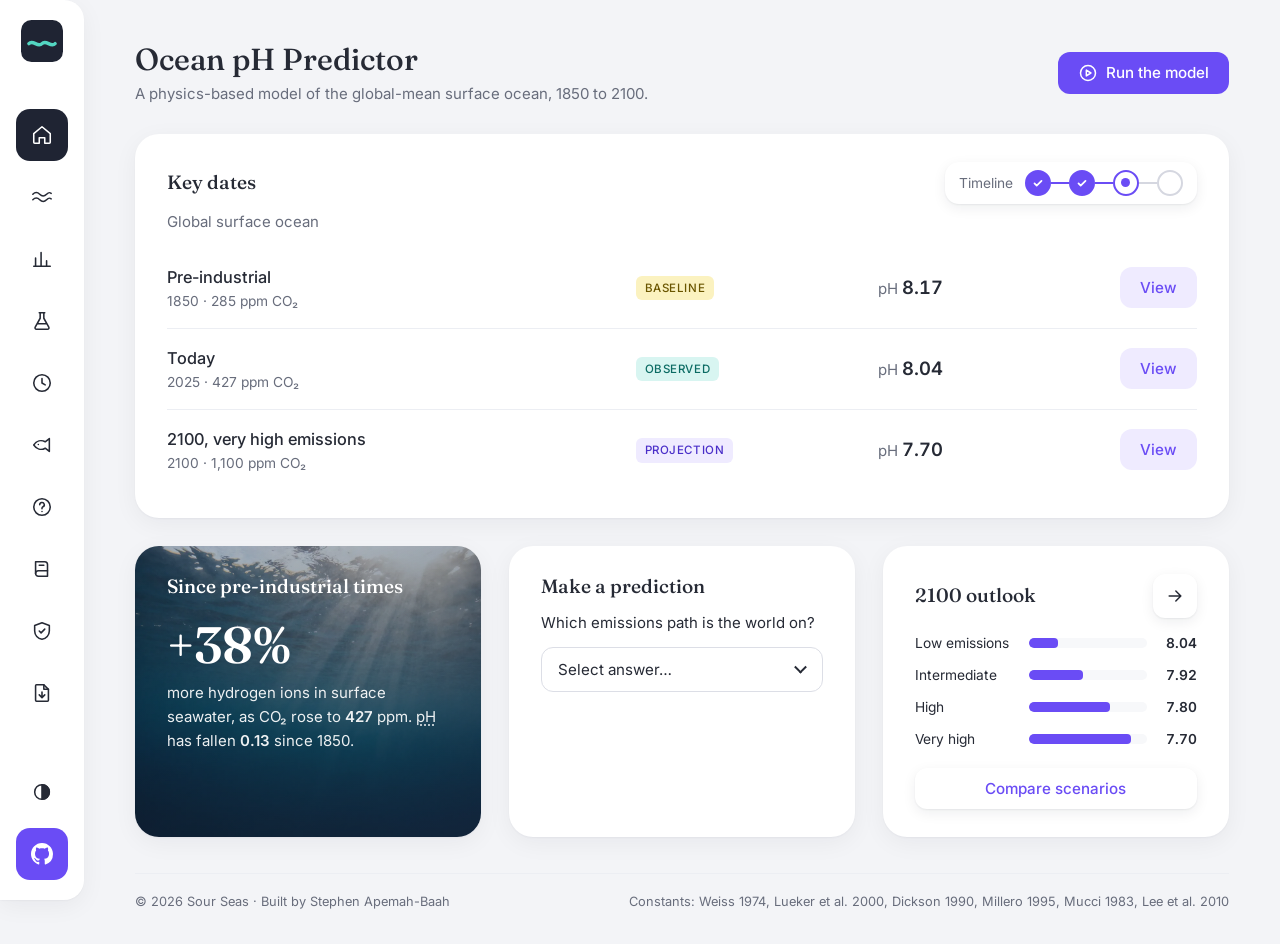
<file: index.html>
<!doctype html>
<html lang="en">
<head>
<meta charset="utf-8">
<meta name="viewport" content="width=device-width, initial-scale=1">
<title>Sour Seas — Ocean pH Predictor</title>
<meta name="description" content="An interactive physics-based model of surface-ocean pH and aragonite saturation under rising atmospheric CO₂, projected to 2100.">
<link rel="canonical" href="https://itzstephen167.github.io/ocean-acidification-predictor/">
<!-- Link previews (Open Graph for most apps, Twitter card for X) -->
<meta property="og:type" content="website">
<meta property="og:site_name" content="Sour Seas">
<meta property="og:title" content="Sour Seas — Ocean pH Predictor">
<meta property="og:description" content="An interactive physics-based model of surface-ocean pH and aragonite saturation under rising atmospheric CO₂, projected to 2100.">
<meta property="og:url" content="https://itzstephen167.github.io/ocean-acidification-predictor/">
<meta property="og:locale" content="en_GB">
<meta name="twitter:card" content="summary">
<meta name="twitter:title" content="Sour Seas — Ocean pH Predictor">
<meta name="twitter:description" content="An interactive physics-based model of surface-ocean pH and aragonite saturation under rising atmospheric CO₂, projected to 2100.">
<meta name="theme-color" content="#6a4cf5">
<meta name="color-scheme" content="light dark">
<script>try { var t = localStorage.getItem('sour-seas-theme'); if (t === 'light' || t === 'dark') document.documentElement.dataset.theme = t; } catch (e) {}</script>
<link rel="icon" href="data:image/svg+xml,%3Csvg xmlns='http://www.w3.org/2000/svg' viewBox='0 0 32 32'%3E%3Crect width='32' height='32' rx='8' fill='%231f2433'/%3E%3Cpath d='M6 18c3.3-3.3 6.7 3.3 10 0s6.7 3.3 10 0' stroke='%2353d6c2' stroke-width='2.6' fill='none' stroke-linecap='round'/%3E%3C/svg%3E">
<script>
  // Links from before the site had pages: send them to where that content lives now.
  if (location.hash === '#scenarios') location.replace('scenarios.html');
  else if (location.hash === '#chemistry') location.replace('chemistry.html');
  else if (location.hash === '#limits' || location.hash === '#get') location.replace('methods.html' + location.hash);
  else if (/[?&](s|y|ta|t|w|c50|c100)=/.test(location.search) || location.hash === '#explore') location.replace('explore.html' + location.search);
</script>
<link rel="preconnect" href="https://fonts.googleapis.com">
<link rel="preconnect" href="https://fonts.gstatic.com" crossorigin>
<link href="https://fonts.googleapis.com/css2?family=Inter:wght@400;500;600&family=Fraunces:opsz,wght@9..144,500;9..144,600&family=JetBrains+Mono:wght@400&display=swap" rel="stylesheet">
<link rel="stylesheet" href="styles.css">
</head>
<body>

<a class="skip" href="#main">Skip to content</a>

<aside class="rail">
  <a class="rail-logo" href="index.html#overview" aria-label="Sour Seas home">
    <svg viewBox="0 0 32 32" aria-hidden="true"><rect width="32" height="32" rx="8"/><path d="M6 18c3.3-3.3 6.7 3.3 10 0s6.7 3.3 10 0"/></svg>
  </a>
  <nav class="rail-nav" id="nav" aria-label="Sections">
    <a href="index.html#overview" data-sec="overview" class="active" aria-label="Overview" title="Overview"><svg viewBox="0 0 24 24"><path d="M3 10.5 12 3l9 7.5V20a1 1 0 0 1-1 1h-5v-6H9v6H4a1 1 0 0 1-1-1z"/></svg></a>
    <a href="explore.html" data-sec="explore" aria-label="Explorer" title="Explorer"><svg viewBox="0 0 24 24"><path d="M2 9c2.5-2.5 5-2.5 7.5 0s5 2.5 7.5 0 3.5-2 5-1"/><path d="M2 15c2.5-2.5 5-2.5 7.5 0s5 2.5 7.5 0 3.5-2 5-1"/></svg></a>
    <a href="scenarios.html" data-sec="scenarios" aria-label="Scenarios" title="Scenarios"><svg viewBox="0 0 24 24"><path d="M5 20V11M11 20V5M17 20v-6M3 20h18"/></svg></a>
    <a href="chemistry.html" data-sec="chemistry" aria-label="Chemistry" title="Chemistry"><svg viewBox="0 0 24 24"><path d="M9 3h6M10 3v6L4.6 18.6A1.6 1.6 0 0 0 6 21h12a1.6 1.6 0 0 0 1.4-2.4L14 9V3M7 15h10"/></svg></a>
    <a href="timeline.html" data-sec="timeline" aria-label="Timeline" title="Timeline"><svg viewBox="0 0 24 24"><circle cx="12" cy="12" r="9"/><path d="M12 7v5l3.5 2"/></svg></a>
    <a href="life.html" data-sec="life" aria-label="Marine life" title="Marine life"><svg viewBox="0 0 24 24"><path d="M3 12c3-4.5 8-6 12.5-3.5L20 5v14l-4.5-3.5C11 18 6 16.5 3 12z"/><path d="M8 11.5h.01"/></svg></a>
    <a href="quiz.html" data-sec="quiz" aria-label="Quiz" title="Quiz"><svg viewBox="0 0 24 24"><circle cx="12" cy="12" r="9"/><path d="M9.5 9.5a2.5 2.5 0 1 1 3.5 2.3c-.6.3-1 .9-1 1.6v.6M12 17h.01"/></svg></a>
    <a href="glossary.html" data-sec="glossary" aria-label="Glossary" title="Glossary"><svg viewBox="0 0 24 24"><path d="M5 4h10a3 3 0 0 1 3 3v13H8a3 3 0 0 1-3-3z"/><path d="M5 17a3 3 0 0 1 3-3h10M9 8h5"/></svg></a>
    <a href="methods.html#limits" data-sec="limits" aria-label="Methods" title="Methods"><svg viewBox="0 0 24 24"><path d="M12 3l8 3v6c0 4.5-3.4 8.2-8 9-4.6-.8-8-4.5-8-9V6z"/><path d="M9 12l2 2 4-4"/></svg></a>
    <a href="methods.html#get" data-sec="get" aria-label="Download" title="Download"><svg viewBox="0 0 24 24"><path d="M14 3H6a1 1 0 0 0-1 1v16a1 1 0 0 0 1 1h12a1 1 0 0 0 1-1V8z"/><path d="M14 3v5h5M12 11v6M9 14l3 3 3-3"/></svg></a>
  </nav>
  <a class="rail-gh" href="https://github.com/itzstephen167/ocean-acidification-predictor" aria-label="View source on GitHub" title="View source on GitHub">
    <svg viewBox="0 0 16 16"><path d="M8 0C3.58 0 0 3.58 0 8c0 3.54 2.29 6.53 5.47 7.59.4.07.55-.17.55-.38 0-.19-.01-.82-.01-1.49-2.01.37-2.53-.49-2.69-.94-.09-.23-.48-.94-.82-1.13-.28-.15-.68-.52-.01-.53.63-.01 1.08.58 1.23.82.72 1.21 1.87.87 2.33.66.07-.52.28-.87.51-1.07-1.78-.2-3.64-.89-3.64-3.95 0-.87.31-1.59.82-2.15-.08-.2-.36-1.02.08-2.12 0 0 .67-.21 2.2.82.64-.18 1.32-.27 2-.27.68 0 1.36.09 2 .27 1.53-1.04 2.2-.82 2.2-.82.44 1.1.16 1.92.08 2.12.51.56.82 1.27.82 2.15 0 3.07-1.87 3.75-3.65 3.95.29.25.54.73.54 1.48 0 1.07-.01 1.93-.01 2.2 0 .21.15.46.55.38A8.013 8.013 0 0016 8c0-4.42-3.58-8-8-8z"/></svg>
  </a>
</aside>

<main id="main" tabindex="-1">

  <!-- OVERVIEW -->
  <section id="overview">
    <div class="page-head">
      <div>
        <h1>Ocean pH Predictor</h1>
        <p class="sub">A physics-based model of the global-mean surface ocean, 1850 to 2100.</p>
      </div>
      <a class="btn primary" href="explore.html">
        <svg viewBox="0 0 24 24" aria-hidden="true"><circle cx="12" cy="12" r="9"/><path d="M10 8.5v7l5.5-3.5z"/></svg>
        Run the model
      </a>
    </div>

    <div class="card">
      <div class="card-head">
        <h2>Key dates</h2>
        <div class="stepper" aria-label="Timeline: 1850 and 2025 are past, 2050 and 2100 are projections">
          <span class="stepper-label">Timeline</span>
          <span class="step done" title="1850"><svg viewBox="0 0 16 16"><path d="M4 8.5l2.5 2.5L12 5.5"/></svg></span><i></i>
          <span class="step done" title="2025"><svg viewBox="0 0 16 16"><path d="M4 8.5l2.5 2.5L12 5.5"/></svg></span><i></i>
          <span class="step current" title="2050"></span><i class="todo"></i>
          <span class="step" title="2100"></span>
        </div>
      </div>
      <p class="card-sub">Global surface ocean</p>
      <div class="rows" id="keyDates">
        <div class="row">
          <div class="row-name">Pre-industrial<span>1850 · 285 ppm CO₂</span></div>
          <div><span class="badge">Baseline</span></div>
          <div class="row-val">pH <b data-k="pH_1850">8.17</b></div>
          <div class="row-act"><a class="btn soft" href="explore.html?s=intermediate&amp;y=1850">View</a></div>
        </div>
        <div class="row">
          <div class="row-name">Today<span>2025 · 427 ppm CO₂</span></div>
          <div><span class="badge teal">Observed</span></div>
          <div class="row-val">pH <b data-k="pH_2025">8.04</b></div>
          <div class="row-act"><a class="btn soft" href="explore.html?s=intermediate&amp;y=2025">View</a></div>
        </div>
        <div class="row">
          <div class="row-name">2100, very high emissions<span>2100 · 1,100 ppm CO₂</span></div>
          <div><span class="badge purple">Projection</span></div>
          <div class="row-val">pH <b data-k="pH_2100">7.70</b></div>
          <div class="row-act"><a class="btn soft" href="explore.html?s=very_high&amp;y=2100">View</a></div>
        </div>
      </div>
    </div>

    <div class="grid3">
      <div class="card highlight">
        <h2>Since pre-industrial times</h2>
        <div class="big" id="hlAcid">+38%</div>
        <p>more hydrogen ions in surface seawater, as CO₂ rose to <b id="hlCo2">427</b> ppm. <a class="term" href="glossary.html#ph">pH</a> has fallen <b id="hlDrop">0.13</b> since 1850.</p>
      </div>

      <div class="card">
        <div class="card-head"><h2>Make a prediction</h2></div>
        <label for="guess" class="q">Which emissions path is the world on?</label>
        <div class="select-wrap">
          <select id="guess">
            <option value="" selected disabled>Select answer…</option>
            <option value="low">Low: CO₂ peaks, then declines</option>
            <option value="intermediate">Intermediate</option>
            <option value="high">High: emissions keep rising</option>
            <option value="very_high">Very high: fossil-fuelled growth</option>
          </select>
        </div>
        <p class="answer" id="guessAnswer" hidden></p>
      </div>

      <div class="card">
        <div class="card-head">
          <h2>2100 outlook</h2>
          <a class="icon-btn" href="scenarios.html" aria-label="Compare scenarios"><svg viewBox="0 0 24 24"><path d="M5 12h14M13 6l6 6-6 6"/></svg></a>
        </div>
        <div class="mini" id="miniBars"></div>
        <a class="btn wide" href="scenarios.html">Compare scenarios</a>
      </div>
    </div>
  </section>

  <footer>
    <span>© 2026 Sour Seas · Built by Stephen Apemah-Baah</span>
    <span>Constants: Weiss 1974, Lueker et al. 2000, Dickson 1990, Millero 1995, Mucci 1983, Lee et al. 2010</span>
  </footer>
</main>

<script src="assets/data.js"></script>
<script src="common.js"></script>
<script src="home.js"></script>
</body>
</html>
</file>
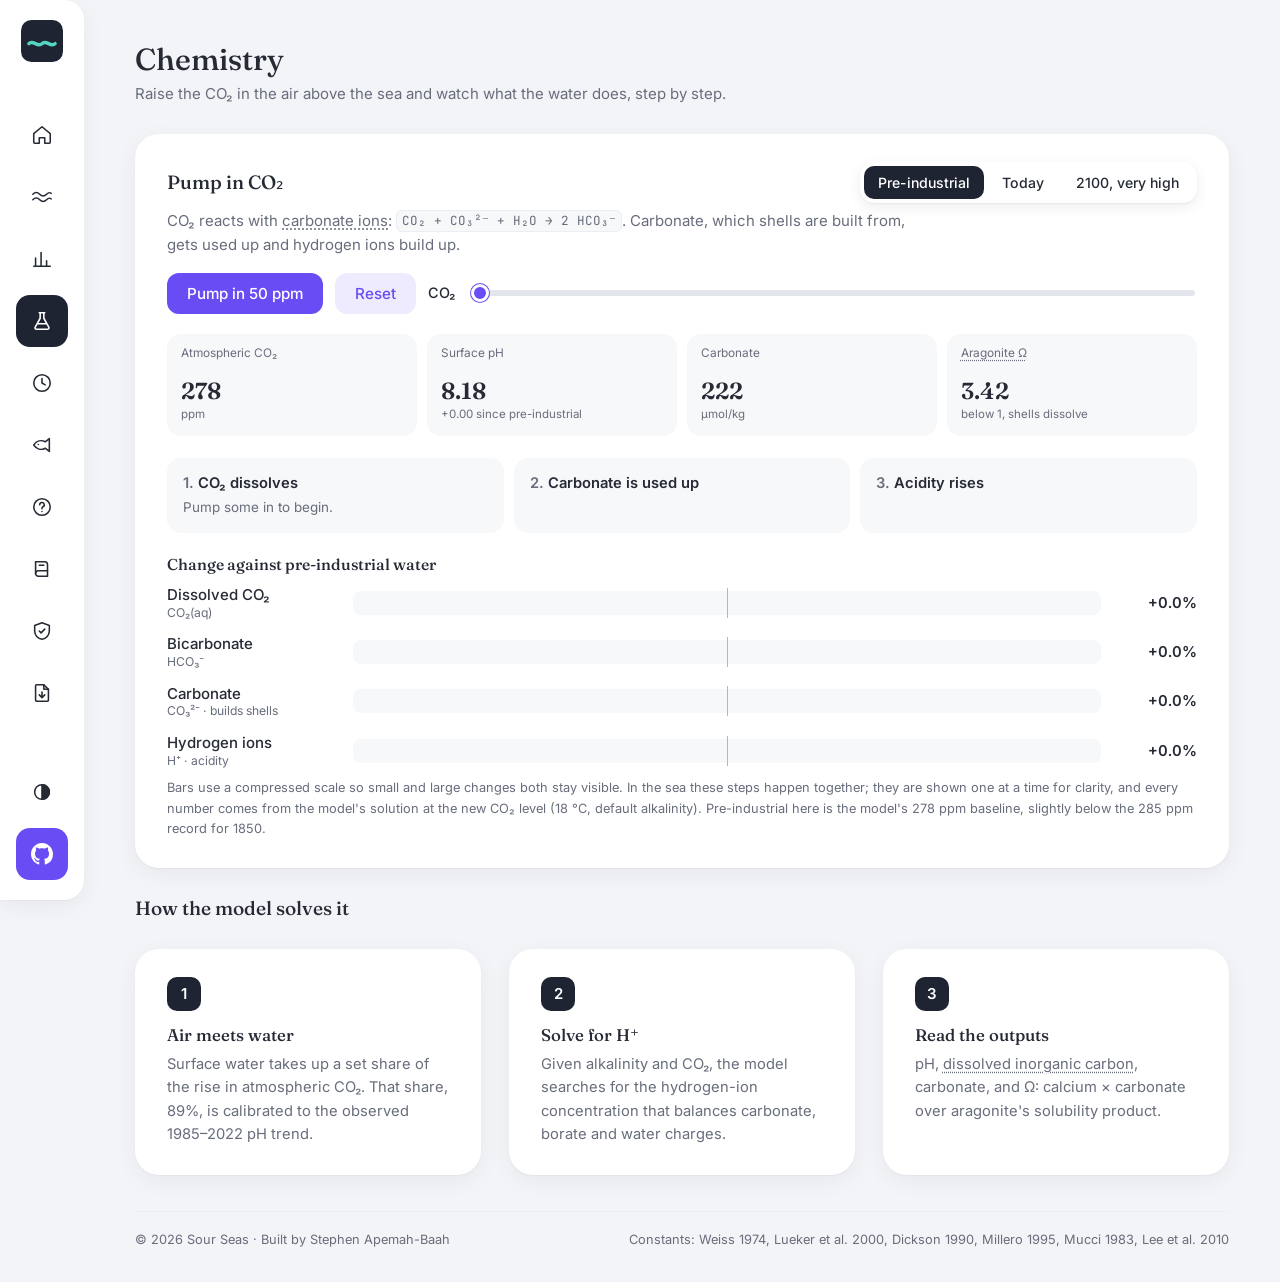
<file: chemistry.html>
<!doctype html>
<html lang="en">
<head>
<meta charset="utf-8">
<meta name="viewport" content="width=device-width, initial-scale=1">
<title>Chemistry — Sour Seas</title>
<meta name="description" content="Pump CO₂ into seawater and watch carbonate, bicarbonate and hydrogen ions shift, using the Sour Seas ocean chemistry model.">
<link rel="canonical" href="https://itzstephen167.github.io/ocean-acidification-predictor/chemistry.html">
<!-- Link previews (Open Graph for most apps, Twitter card for X) -->
<meta property="og:type" content="website">
<meta property="og:site_name" content="Sour Seas">
<meta property="og:title" content="Chemistry — Sour Seas">
<meta property="og:description" content="Pump CO₂ into seawater and watch carbonate, bicarbonate and hydrogen ions shift, using the Sour Seas ocean chemistry model.">
<meta property="og:url" content="https://itzstephen167.github.io/ocean-acidification-predictor/chemistry.html">
<meta property="og:locale" content="en_GB">
<meta name="twitter:card" content="summary">
<meta name="twitter:title" content="Chemistry — Sour Seas">
<meta name="twitter:description" content="Pump CO₂ into seawater and watch carbonate, bicarbonate and hydrogen ions shift, using the Sour Seas ocean chemistry model.">
<meta name="theme-color" content="#6a4cf5">
<meta name="color-scheme" content="light dark">
<script>try { var t = localStorage.getItem('sour-seas-theme'); if (t === 'light' || t === 'dark') document.documentElement.dataset.theme = t; } catch (e) {}</script>
<link rel="icon" href="data:image/svg+xml,%3Csvg xmlns='http://www.w3.org/2000/svg' viewBox='0 0 32 32'%3E%3Crect width='32' height='32' rx='8' fill='%231f2433'/%3E%3Cpath d='M6 18c3.3-3.3 6.7 3.3 10 0s6.7 3.3 10 0' stroke='%2353d6c2' stroke-width='2.6' fill='none' stroke-linecap='round'/%3E%3C/svg%3E">
<link rel="preconnect" href="https://fonts.googleapis.com">
<link rel="preconnect" href="https://fonts.gstatic.com" crossorigin>
<link href="https://fonts.googleapis.com/css2?family=Inter:wght@400;500;600&family=Fraunces:opsz,wght@9..144,500;9..144,600&family=JetBrains+Mono:wght@400&display=swap" rel="stylesheet">
<link rel="stylesheet" href="styles.css">
</head>
<body>

<a class="skip" href="#main">Skip to content</a>

<aside class="rail">
  <a class="rail-logo" href="index.html#overview" aria-label="Sour Seas home">
    <svg viewBox="0 0 32 32" aria-hidden="true"><rect width="32" height="32" rx="8"/><path d="M6 18c3.3-3.3 6.7 3.3 10 0s6.7 3.3 10 0"/></svg>
  </a>
  <nav class="rail-nav" id="nav" aria-label="Sections">
    <a href="index.html#overview" data-sec="overview" aria-label="Overview" title="Overview"><svg viewBox="0 0 24 24"><path d="M3 10.5 12 3l9 7.5V20a1 1 0 0 1-1 1h-5v-6H9v6H4a1 1 0 0 1-1-1z"/></svg></a>
    <a href="explore.html" data-sec="explore" aria-label="Explorer" title="Explorer"><svg viewBox="0 0 24 24"><path d="M2 9c2.5-2.5 5-2.5 7.5 0s5 2.5 7.5 0 3.5-2 5-1"/><path d="M2 15c2.5-2.5 5-2.5 7.5 0s5 2.5 7.5 0 3.5-2 5-1"/></svg></a>
    <a href="scenarios.html" data-sec="scenarios" aria-label="Scenarios" title="Scenarios"><svg viewBox="0 0 24 24"><path d="M5 20V11M11 20V5M17 20v-6M3 20h18"/></svg></a>
    <a href="chemistry.html" data-sec="chemistry" class="active" aria-label="Chemistry" title="Chemistry"><svg viewBox="0 0 24 24"><path d="M9 3h6M10 3v6L4.6 18.6A1.6 1.6 0 0 0 6 21h12a1.6 1.6 0 0 0 1.4-2.4L14 9V3M7 15h10"/></svg></a>
    <a href="timeline.html" data-sec="timeline" aria-label="Timeline" title="Timeline"><svg viewBox="0 0 24 24"><circle cx="12" cy="12" r="9"/><path d="M12 7v5l3.5 2"/></svg></a>
    <a href="life.html" data-sec="life" aria-label="Marine life" title="Marine life"><svg viewBox="0 0 24 24"><path d="M3 12c3-4.5 8-6 12.5-3.5L20 5v14l-4.5-3.5C11 18 6 16.5 3 12z"/><path d="M8 11.5h.01"/></svg></a>
    <a href="quiz.html" data-sec="quiz" aria-label="Quiz" title="Quiz"><svg viewBox="0 0 24 24"><circle cx="12" cy="12" r="9"/><path d="M9.5 9.5a2.5 2.5 0 1 1 3.5 2.3c-.6.3-1 .9-1 1.6v.6M12 17h.01"/></svg></a>
    <a href="glossary.html" data-sec="glossary" aria-label="Glossary" title="Glossary"><svg viewBox="0 0 24 24"><path d="M5 4h10a3 3 0 0 1 3 3v13H8a3 3 0 0 1-3-3z"/><path d="M5 17a3 3 0 0 1 3-3h10M9 8h5"/></svg></a>
    <a href="methods.html#limits" data-sec="limits" aria-label="Methods" title="Methods"><svg viewBox="0 0 24 24"><path d="M12 3l8 3v6c0 4.5-3.4 8.2-8 9-4.6-.8-8-4.5-8-9V6z"/><path d="M9 12l2 2 4-4"/></svg></a>
    <a href="methods.html#get" data-sec="get" aria-label="Download" title="Download"><svg viewBox="0 0 24 24"><path d="M14 3H6a1 1 0 0 0-1 1v16a1 1 0 0 0 1 1h12a1 1 0 0 0 1-1V8z"/><path d="M14 3v5h5M12 11v6M9 14l3 3 3-3"/></svg></a>
  </nav>
  <a class="rail-gh" href="https://github.com/itzstephen167/ocean-acidification-predictor" aria-label="View source on GitHub" title="View source on GitHub">
    <svg viewBox="0 0 16 16"><path d="M8 0C3.58 0 0 3.58 0 8c0 3.54 2.29 6.53 5.47 7.59.4.07.55-.17.55-.38 0-.19-.01-.82-.01-1.49-2.01.37-2.53-.49-2.69-.94-.09-.23-.48-.94-.82-1.13-.28-.15-.68-.52-.01-.53.63-.01 1.08.58 1.23.82.72 1.21 1.87.87 2.33.66.07-.52.28-.87.51-1.07-1.78-.2-3.64-.89-3.64-3.95 0-.87.31-1.59.82-2.15-.08-.2-.36-1.02.08-2.12 0 0 .67-.21 2.2.82.64-.18 1.32-.27 2-.27.68 0 1.36.09 2 .27 1.53-1.04 2.2-.82 2.2-.82.44 1.1.16 1.92.08 2.12.51.56.82 1.27.82 2.15 0 3.07-1.87 3.75-3.65 3.95.29.25.54.73.54 1.48 0 1.07-.01 1.93-.01 2.2 0 .21.15.46.55.38A8.013 8.013 0 0016 8c0-4.42-3.58-8-8-8z"/></svg>
  </a>
</aside>

<main id="main" tabindex="-1">

  <!-- CHEMISTRY -->
  <section id="chemistry">
    <div class="page-head">
      <div>
        <h1>Chemistry</h1>
        <p class="sub">Raise the CO₂ in the air above the sea and watch what the water does, step by step.</p>
      </div>
    </div>

    <div class="card">
      <div class="card-head">
        <h2>Pump in CO₂</h2>
        <div class="seg" role="group" aria-label="Jump to a CO₂ level" id="co2Seg"></div>
      </div>
      <p class="card-sub">CO₂ reacts with <a class="term" href="glossary.html#carbonate">carbonate ions</a>: <code>CO₂ + CO₃²⁻ + H₂O → 2 HCO₃⁻</code>. Carbonate, which shells are built from, gets used up and hydrogen ions build up.</p>
      <div class="pump-row">
        <button class="btn primary" id="pumpBtn">Pump in 50 ppm</button>
        <button class="btn soft" id="pumpReset">Reset</button>
        <div class="scrub pump-scrub">
          <label for="co2Range">CO₂</label>
          <input type="range" id="co2Range" step="1">
        </div>
      </div>
      <div class="stats">
        <div class="stat"><span class="k">Atmospheric CO₂</span><span class="v" id="chCo2">–</span><span class="u">ppm</span></div>
        <div class="stat"><span class="k">Surface pH</span><span class="v" id="chPh">–</span><span class="u" id="chPhDelta"></span></div>
        <div class="stat"><span class="k">Carbonate</span><span class="v" id="chCo3">–</span><span class="u">µmol/kg</span></div>
        <div class="stat"><span class="k"><a class="term" href="glossary.html#omega">Aragonite Ω</a></span><span class="v" id="chOmega">–</span><span class="u">below 1, shells dissolve</span></div>
      </div>
      <ol class="react-steps" id="reactSteps" aria-live="polite">
        <li data-step="1"><b>CO₂ dissolves</b><span id="stepCo2">Pump some in to begin.</span></li>
        <li data-step="2"><b>Carbonate is used up</b><span id="stepCo3"></span></li>
        <li data-step="3"><b>Acidity rises</b><span id="stepH"></span></li>
      </ol>
      <div class="chart-title species-title"><h3>Change against pre-industrial water</h3></div>
      <div class="species" id="species"></div>
      <p class="note">Bars use a compressed scale so small and large changes both stay visible. In the sea these steps happen together; they are shown one at a time for clarity, and every number comes from the model's solution at the new CO₂ level (18 °C, default alkalinity). Pre-industrial here is the model's 278 ppm baseline, slightly below the 285 ppm record for 1850.</p>
    </div>

    <div class="card-head steps-head"><h2>How the model solves it</h2></div>
    <div class="grid3">
      <div class="card step-card"><span class="num">1</span><h3>Air meets water</h3><p>Surface water takes up a set share of the rise in atmospheric CO₂. That share, 89%, is calibrated to the observed 1985–2022 pH trend.</p></div>
      <div class="card step-card"><span class="num">2</span><h3>Solve for H⁺</h3><p>Given alkalinity and CO₂, the model searches for the hydrogen-ion concentration that balances carbonate, borate and water charges.</p></div>
      <div class="card step-card"><span class="num">3</span><h3>Read the outputs</h3><p>pH, <a class="term" href="glossary.html#dic">dissolved inorganic carbon</a>, carbonate, and Ω: calcium × carbonate over aragonite's solubility product.</p></div>
    </div>
  </section>

  <footer>
    <span>© 2026 Sour Seas · Built by Stephen Apemah-Baah</span>
    <span>Constants: Weiss 1974, Lueker et al. 2000, Dickson 1990, Millero 1995, Mucci 1983, Lee et al. 2010</span>
  </footer>
</main>

<script src="assets/data.js"></script>
<script src="assets/model.js"></script>
<script src="common.js"></script>
<script src="chemistry.js"></script>
</body>
</html>
</file>
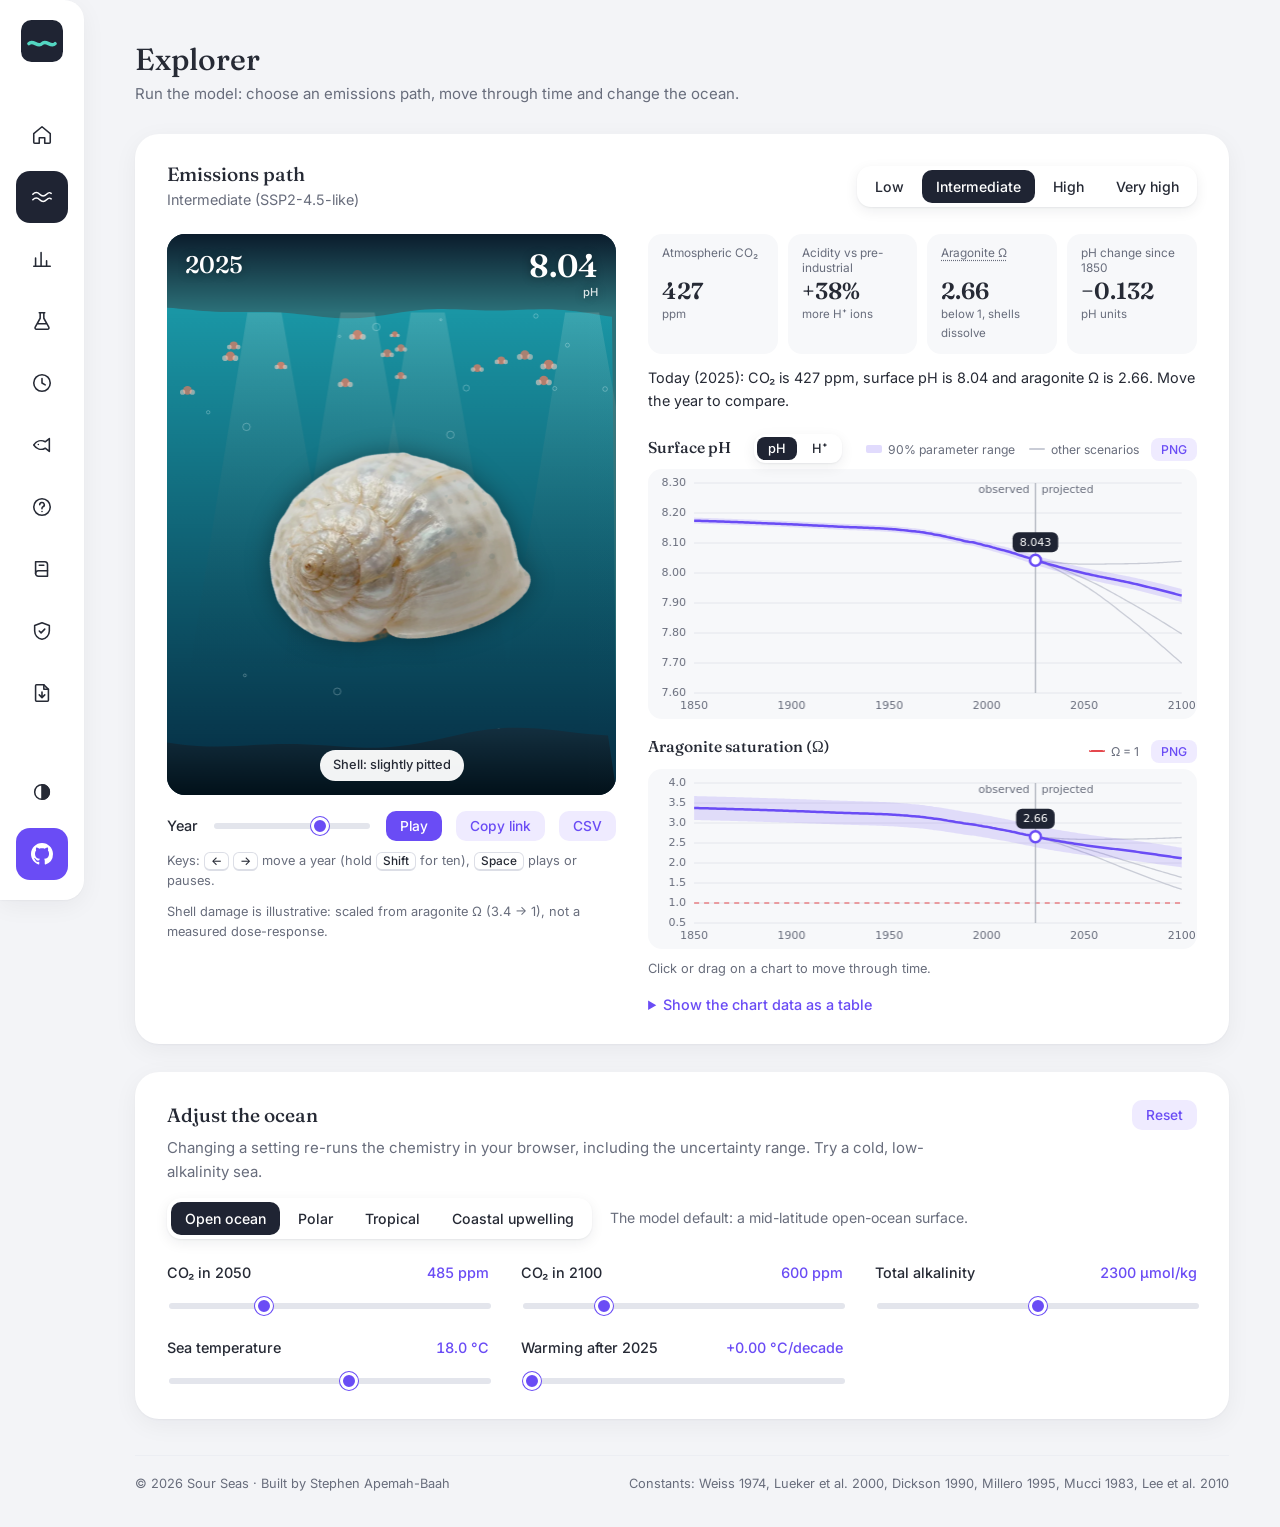
<file: explore.html>
<!doctype html>
<html lang="en">
<head>
<meta charset="utf-8">
<meta name="viewport" content="width=device-width, initial-scale=1">
<title>Explorer — Sour Seas</title>
<meta name="description" content="Run the Sour Seas ocean pH model in your browser: pick an emissions path, move through 1850–2100 and change the alkalinity and temperature.">
<link rel="canonical" href="https://itzstephen167.github.io/ocean-acidification-predictor/explore.html">
<!-- Link previews (Open Graph for most apps, Twitter card for X) -->
<meta property="og:type" content="website">
<meta property="og:site_name" content="Sour Seas">
<meta property="og:title" content="Explorer — Sour Seas">
<meta property="og:description" content="Run the Sour Seas ocean pH model in your browser: pick an emissions path, move through 1850–2100 and change the alkalinity and temperature.">
<meta property="og:url" content="https://itzstephen167.github.io/ocean-acidification-predictor/explore.html">
<meta property="og:locale" content="en_GB">
<meta name="twitter:card" content="summary">
<meta name="twitter:title" content="Explorer — Sour Seas">
<meta name="twitter:description" content="Run the Sour Seas ocean pH model in your browser: pick an emissions path, move through 1850–2100 and change the alkalinity and temperature.">
<meta name="theme-color" content="#6a4cf5">
<meta name="color-scheme" content="light dark">
<script>try { var t = localStorage.getItem('sour-seas-theme'); if (t === 'light' || t === 'dark') document.documentElement.dataset.theme = t; } catch (e) {}</script>
<link rel="icon" href="data:image/svg+xml,%3Csvg xmlns='http://www.w3.org/2000/svg' viewBox='0 0 32 32'%3E%3Crect width='32' height='32' rx='8' fill='%231f2433'/%3E%3Cpath d='M6 18c3.3-3.3 6.7 3.3 10 0s6.7 3.3 10 0' stroke='%2353d6c2' stroke-width='2.6' fill='none' stroke-linecap='round'/%3E%3C/svg%3E">
<script>
  // The chemistry card used to live on this page.
  if (location.hash === '#chemistry') location.replace('chemistry.html');
</script>
<link rel="preconnect" href="https://fonts.googleapis.com">
<link rel="preconnect" href="https://fonts.gstatic.com" crossorigin>
<link href="https://fonts.googleapis.com/css2?family=Inter:wght@400;500;600&family=Fraunces:opsz,wght@9..144,500;9..144,600&family=JetBrains+Mono:wght@400&display=swap" rel="stylesheet">
<link rel="stylesheet" href="styles.css">
</head>
<body>

<a class="skip" href="#main">Skip to content</a>

<aside class="rail">
  <a class="rail-logo" href="index.html#overview" aria-label="Sour Seas home">
    <svg viewBox="0 0 32 32" aria-hidden="true"><rect width="32" height="32" rx="8"/><path d="M6 18c3.3-3.3 6.7 3.3 10 0s6.7 3.3 10 0"/></svg>
  </a>
  <nav class="rail-nav" id="nav" aria-label="Sections">
    <a href="index.html#overview" data-sec="overview" aria-label="Overview" title="Overview"><svg viewBox="0 0 24 24"><path d="M3 10.5 12 3l9 7.5V20a1 1 0 0 1-1 1h-5v-6H9v6H4a1 1 0 0 1-1-1z"/></svg></a>
    <a href="explore.html" data-sec="explore" class="active" aria-label="Explorer" title="Explorer"><svg viewBox="0 0 24 24"><path d="M2 9c2.5-2.5 5-2.5 7.5 0s5 2.5 7.5 0 3.5-2 5-1"/><path d="M2 15c2.5-2.5 5-2.5 7.5 0s5 2.5 7.5 0 3.5-2 5-1"/></svg></a>
    <a href="scenarios.html" data-sec="scenarios" aria-label="Scenarios" title="Scenarios"><svg viewBox="0 0 24 24"><path d="M5 20V11M11 20V5M17 20v-6M3 20h18"/></svg></a>
    <a href="chemistry.html" data-sec="chemistry" aria-label="Chemistry" title="Chemistry"><svg viewBox="0 0 24 24"><path d="M9 3h6M10 3v6L4.6 18.6A1.6 1.6 0 0 0 6 21h12a1.6 1.6 0 0 0 1.4-2.4L14 9V3M7 15h10"/></svg></a>
    <a href="timeline.html" data-sec="timeline" aria-label="Timeline" title="Timeline"><svg viewBox="0 0 24 24"><circle cx="12" cy="12" r="9"/><path d="M12 7v5l3.5 2"/></svg></a>
    <a href="life.html" data-sec="life" aria-label="Marine life" title="Marine life"><svg viewBox="0 0 24 24"><path d="M3 12c3-4.5 8-6 12.5-3.5L20 5v14l-4.5-3.5C11 18 6 16.5 3 12z"/><path d="M8 11.5h.01"/></svg></a>
    <a href="quiz.html" data-sec="quiz" aria-label="Quiz" title="Quiz"><svg viewBox="0 0 24 24"><circle cx="12" cy="12" r="9"/><path d="M9.5 9.5a2.5 2.5 0 1 1 3.5 2.3c-.6.3-1 .9-1 1.6v.6M12 17h.01"/></svg></a>
    <a href="glossary.html" data-sec="glossary" aria-label="Glossary" title="Glossary"><svg viewBox="0 0 24 24"><path d="M5 4h10a3 3 0 0 1 3 3v13H8a3 3 0 0 1-3-3z"/><path d="M5 17a3 3 0 0 1 3-3h10M9 8h5"/></svg></a>
    <a href="methods.html#limits" data-sec="limits" aria-label="Methods" title="Methods"><svg viewBox="0 0 24 24"><path d="M12 3l8 3v6c0 4.5-3.4 8.2-8 9-4.6-.8-8-4.5-8-9V6z"/><path d="M9 12l2 2 4-4"/></svg></a>
    <a href="methods.html#get" data-sec="get" aria-label="Download" title="Download"><svg viewBox="0 0 24 24"><path d="M14 3H6a1 1 0 0 0-1 1v16a1 1 0 0 0 1 1h12a1 1 0 0 0 1-1V8z"/><path d="M14 3v5h5M12 11v6M9 14l3 3 3-3"/></svg></a>
  </nav>
  <a class="rail-gh" href="https://github.com/itzstephen167/ocean-acidification-predictor" aria-label="View source on GitHub" title="View source on GitHub">
    <svg viewBox="0 0 16 16"><path d="M8 0C3.58 0 0 3.58 0 8c0 3.54 2.29 6.53 5.47 7.59.4.07.55-.17.55-.38 0-.19-.01-.82-.01-1.49-2.01.37-2.53-.49-2.69-.94-.09-.23-.48-.94-.82-1.13-.28-.15-.68-.52-.01-.53.63-.01 1.08.58 1.23.82.72 1.21 1.87.87 2.33.66.07-.52.28-.87.51-1.07-1.78-.2-3.64-.89-3.64-3.95 0-.87.31-1.59.82-2.15-.08-.2-.36-1.02.08-2.12 0 0 .67-.21 2.2.82.64-.18 1.32-.27 2-.27.68 0 1.36.09 2 .27 1.53-1.04 2.2-.82 2.2-.82.44 1.1.16 1.92.08 2.12.51.56.82 1.27.82 2.15 0 3.07-1.87 3.75-3.65 3.95.29.25.54.73.54 1.48 0 1.07-.01 1.93-.01 2.2 0 .21.15.46.55.38A8.013 8.013 0 0016 8c0-4.42-3.58-8-8-8z"/></svg>
  </a>
</aside>

<main id="main" tabindex="-1">

  <!-- EXPLORER -->
  <section id="explore">
    <div class="page-head">
      <div>
        <h1>Explorer</h1>
        <p class="sub">Run the model: choose an emissions path, move through time and change the ocean.</p>
      </div>
    </div>

    <div class="card">
      <div class="card-head">
        <div>
          <h2>Emissions path</h2>
          <p class="card-sub flush" id="scnDesc"></p>
        </div>
        <div class="seg" role="radiogroup" aria-label="Emissions scenario" id="scenarioSeg">
          <button role="radio" data-s="low">Low</button>
          <button role="radio" data-s="intermediate" class="on">Intermediate</button>
          <button role="radio" data-s="high">High</button>
          <button role="radio" data-s="very_high">Very high</button>
          <button role="radio" data-s="custom" id="customBtn" hidden>Custom</button>
        </div>
      </div>

      <div class="stage">
        <div class="tank-col">
          <div class="tank-wrap">
            <canvas id="tank" role="img" aria-label="Animated ocean tank whose colour, bubbles and shell condition reflect the modelled pH and aragonite saturation"></canvas>
            <div class="tank-hud">
              <div class="hud-year" id="hudYear">2025</div>
              <div class="hud-ph"><span id="hudPh">8.04</span><small id="hudUnit">pH</small></div>
            </div>
            <div class="tank-status" id="shellStatus">Shell: healthy</div>
          </div>
          <div class="scrub">
            <label for="yearRange">Year</label>
            <input type="range" id="yearRange" min="1850" max="2100" step="1" value="2025">
            <button class="btn primary small" id="playBtn" aria-label="Play timeline">Play</button>
            <button class="btn soft small" id="shareBtn" title="Copy a link to this scenario, year and ocean settings">Copy link</button>
            <button class="btn soft small" id="csvBtn" title="Download the projection on screen, 1850–2100, as a CSV file">CSV</button>
          </div>
          <p class="note no-print">Keys: <kbd>←</kbd> <kbd>→</kbd> move a year (hold <kbd>Shift</kbd> for ten), <kbd>Space</kbd> plays or pauses.</p>
          <p class="note no-print" id="restoredNote" hidden>Picked up your last settings from this device. Reset under “Adjust the ocean” puts the defaults back.</p>
          <p class="note">Shell damage is illustrative: scaled from aragonite Ω (3.4 → 1), not a measured dose-response.</p>
        </div>

        <div class="panel-col">
          <div class="stats">
            <div class="stat"><span class="k">Atmospheric CO₂</span><span class="v" id="cCo2">–</span><span class="u">ppm</span></div>
            <div class="stat"><span class="k">Acidity vs pre-industrial</span><span class="v" id="cAcid">–</span><span class="u">more H⁺ ions</span></div>
            <div class="stat"><span class="k"><a class="term" href="glossary.html#omega">Aragonite Ω</a></span><span class="v" id="cOmega">–</span><span class="u">below 1, shells dissolve</span></div>
            <div class="stat"><span class="k" id="deltaK">pH change since 1850</span><span class="v" id="cDelta">–</span><span class="u" id="deltaU">pH units</span></div>
          </div>
          <p class="changed" id="whatChanged"></p>
          <div class="chart-block">
            <div class="chart-title"><h3 id="phTitle">Surface pH</h3><div class="seg small" role="radiogroup" aria-label="Show acidity as" id="unitSeg"><button role="radio" data-u="ph" title="Show acidity as pH">pH</button><button role="radio" data-u="h" title="Show acidity as the hydrogen-ion concentration, 10^−pH, in nanomoles per kilogram of seawater">H⁺</button></div><span class="legend"><i class="sw band"></i>90% parameter range <i class="sw ghost"></i>other scenarios</span></div>
            <canvas id="chartPh" class="chart" role="img" aria-label="Line chart of modelled global surface pH from 1850 to 2100. The same values are in the data table below the charts."></canvas>
          </div>
          <div class="chart-block">
            <div class="chart-title"><h3>Aragonite saturation (Ω)</h3><span class="legend"><i class="sw ref"></i>Ω = 1</span></div>
            <canvas id="chartOm" class="chart short" role="img" aria-label="Line chart of aragonite saturation state from 1850 to 2100. The same values are in the data table below the charts."></canvas>
          </div>
          <p class="note no-print">Click or drag on a chart to move through time.</p>
          <details class="data-table" id="dataTableBox">
            <summary>Show the chart data as a table</summary>
            <div class="table-wrap">
              <table>
                <caption id="dataCaption"></caption>
                <thead><tr><th scope="col">Year</th><th scope="col">CO₂ (ppm)</th><th scope="col">pH</th><th scope="col">pH range (5–95%)</th><th scope="col">H⁺ (nmol/kg)</th><th scope="col">Aragonite Ω</th></tr></thead>
                <tbody id="dataBody"></tbody>
              </table>
            </div>
          </details>
        </div>
      </div>
    </div>

    <div class="card">
      <div class="card-head">
        <h2>Adjust the ocean</h2>
        <button class="btn soft small" id="resetBtn">Reset</button>
      </div>
      <p class="card-sub">Changing a setting re-runs the chemistry in your browser, including the uncertainty range. Try a cold, low-alkalinity sea.</p>
      <div class="region-row">
        <div class="seg" role="radiogroup" aria-label="Region preset" id="regionSeg">
          <button role="radio" data-r="open">Open ocean</button>
          <button role="radio" data-r="polar">Polar</button>
          <button role="radio" data-r="tropical">Tropical</button>
          <button role="radio" data-r="upwelling">Coastal upwelling</button>
        </div>
        <p class="region-note" id="regionNote"></p>
      </div>
      <div class="dials">
        <div class="dial"><label for="sCo250">CO₂ in 2050 <output id="oCo250"></output></label><input type="range" id="sCo250" min="400" max="700" step="1"></div>
        <div class="dial"><label for="sCo2100">CO₂ in 2100 <output id="oCo2100"></output></label><input type="range" id="sCo2100" min="350" max="1400" step="1"></div>
        <div class="dial"><label for="sTa">Total alkalinity <output id="oTa"></output></label><input type="range" id="sTa" min="1800" max="2800" step="10"></div>
        <div class="dial"><label for="sTemp">Sea temperature <output id="oTemp"></output></label><input type="range" id="sTemp" min="0" max="32" step="0.5"></div>
        <div class="dial"><label for="sWarm">Warming after 2025 <output id="oWarm"></output></label><input type="range" id="sWarm" min="0" max="0.5" step="0.05"></div>
      </div>
    </div>
  </section>

  <footer>
    <span>© 2026 Sour Seas · Built by Stephen Apemah-Baah</span>
    <span>Constants: Weiss 1974, Lueker et al. 2000, Dickson 1990, Millero 1995, Mucci 1983, Lee et al. 2010</span>
  </footer>
</main>

<script src="assets/data.js"></script>
<script src="assets/model.js"></script>
<script src="common.js"></script>
<script src="explore.js"></script>
</body>
</html>
</file>
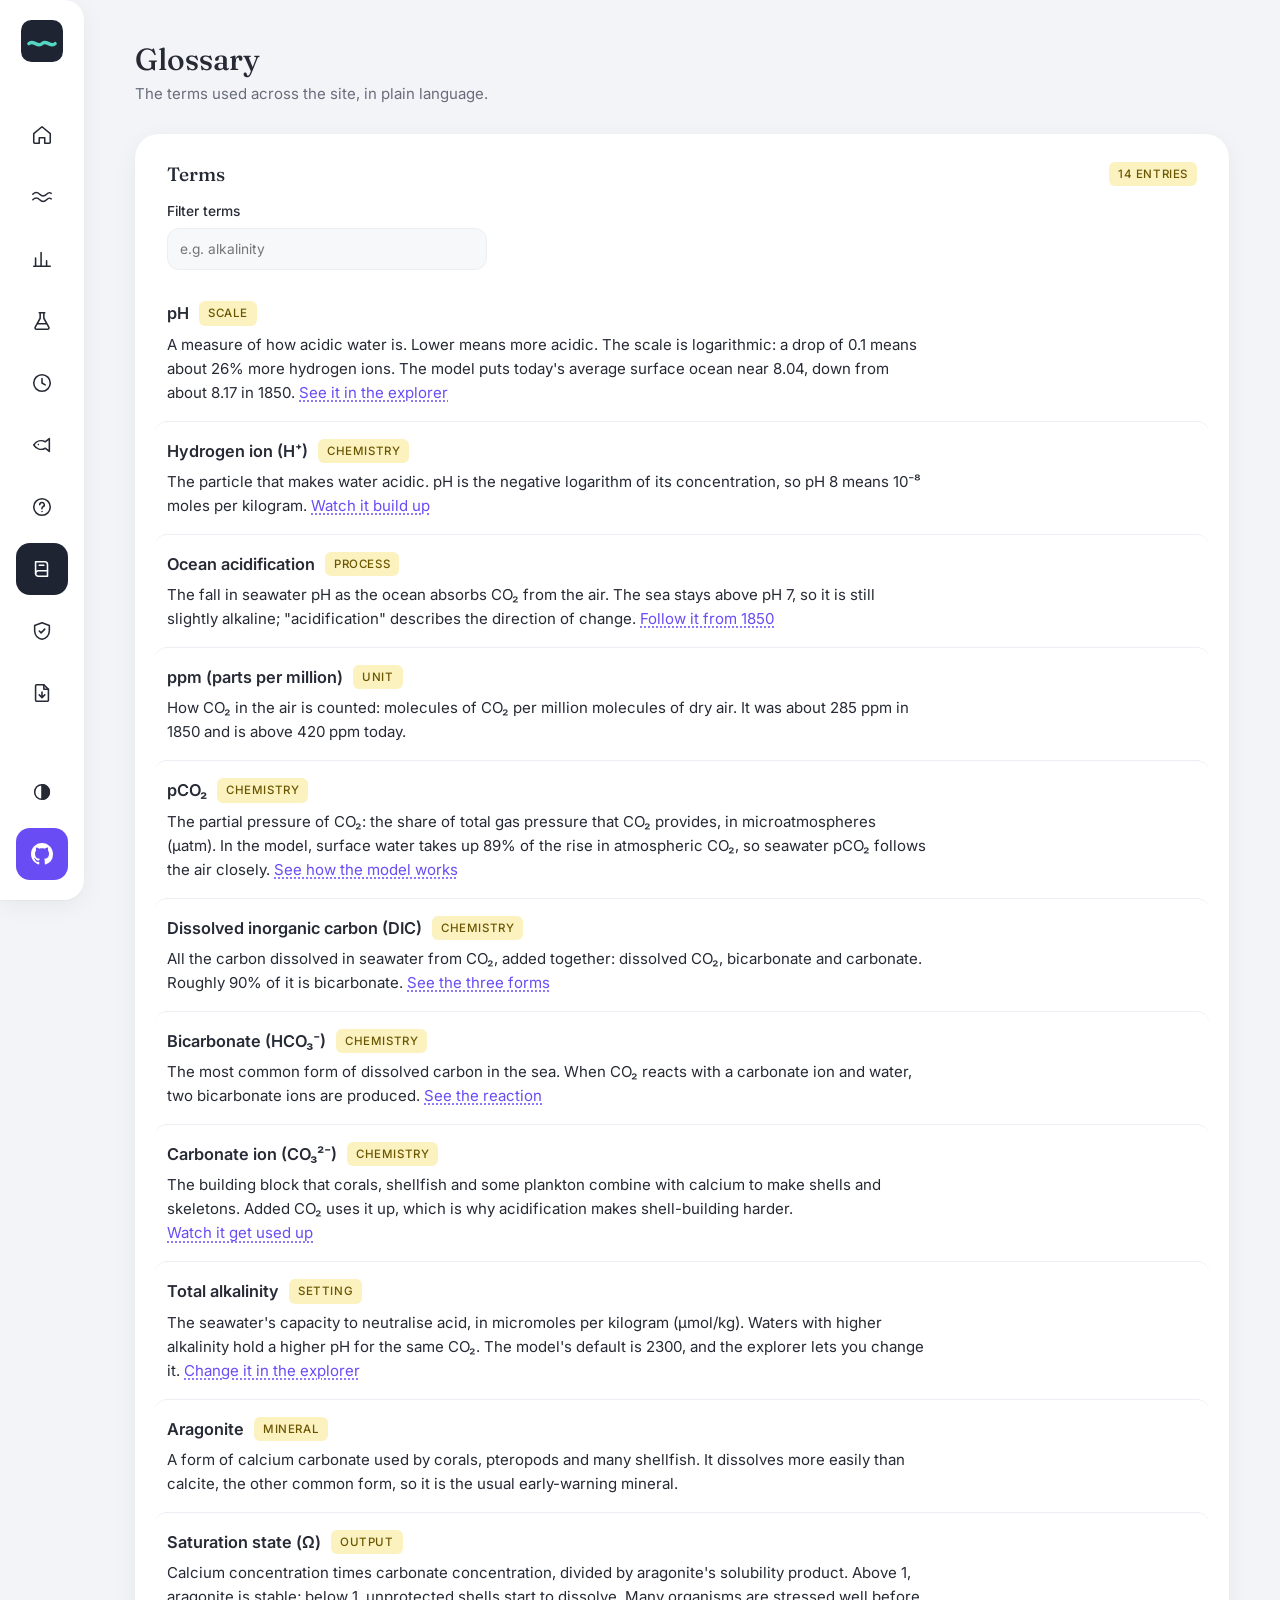
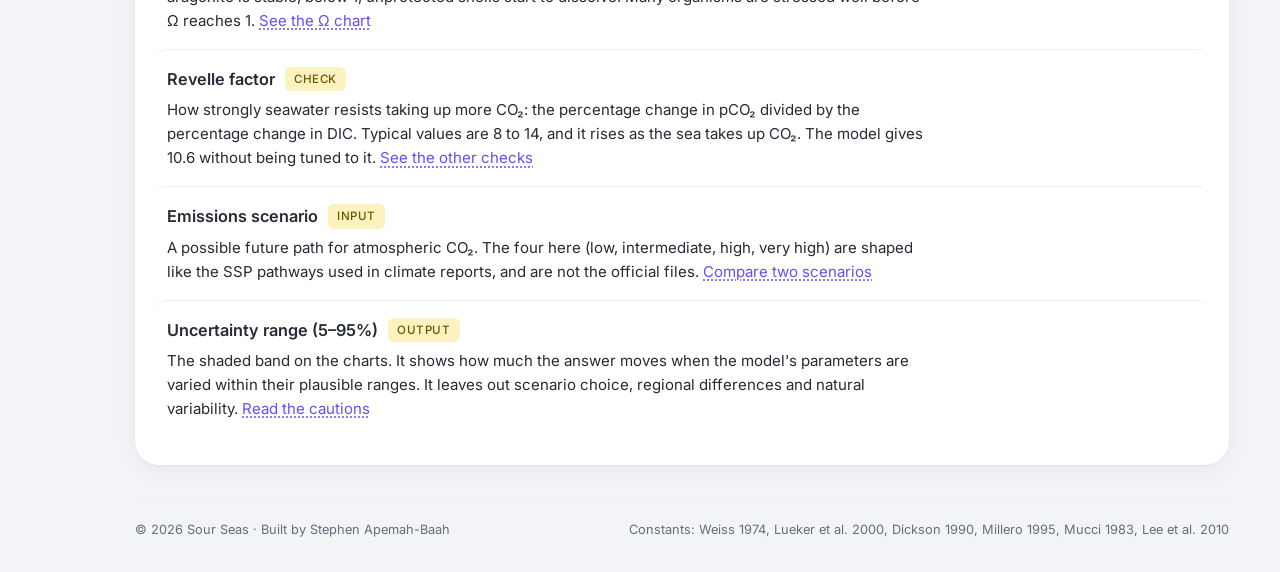
<file: glossary.html>
<!doctype html>
<html lang="en">
<head>
<meta charset="utf-8">
<meta name="viewport" content="width=device-width, initial-scale=1">
<title>Glossary — Sour Seas</title>
<meta name="description" content="Plain-language definitions of the terms used across Sour Seas: pH, saturation state Ω, pCO₂, alkalinity, the Revelle factor and more.">
<link rel="canonical" href="https://itzstephen167.github.io/ocean-acidification-predictor/glossary.html">
<!-- Link previews (Open Graph for most apps, Twitter card for X) -->
<meta property="og:type" content="website">
<meta property="og:site_name" content="Sour Seas">
<meta property="og:title" content="Glossary — Sour Seas">
<meta property="og:description" content="Plain-language definitions of the terms used across Sour Seas: pH, saturation state Ω, pCO₂, alkalinity, the Revelle factor and more.">
<meta property="og:url" content="https://itzstephen167.github.io/ocean-acidification-predictor/glossary.html">
<meta property="og:locale" content="en_GB">
<meta name="twitter:card" content="summary">
<meta name="twitter:title" content="Glossary — Sour Seas">
<meta name="twitter:description" content="Plain-language definitions of the terms used across Sour Seas: pH, saturation state Ω, pCO₂, alkalinity, the Revelle factor and more.">
<meta name="theme-color" content="#6a4cf5">
<meta name="color-scheme" content="light dark">
<script>try { var t = localStorage.getItem('sour-seas-theme'); if (t === 'light' || t === 'dark') document.documentElement.dataset.theme = t; } catch (e) {}</script>
<link rel="icon" href="data:image/svg+xml,%3Csvg xmlns='http://www.w3.org/2000/svg' viewBox='0 0 32 32'%3E%3Crect width='32' height='32' rx='8' fill='%231f2433'/%3E%3Cpath d='M6 18c3.3-3.3 6.7 3.3 10 0s6.7 3.3 10 0' stroke='%2353d6c2' stroke-width='2.6' fill='none' stroke-linecap='round'/%3E%3C/svg%3E">
<link rel="preconnect" href="https://fonts.googleapis.com">
<link rel="preconnect" href="https://fonts.gstatic.com" crossorigin>
<link href="https://fonts.googleapis.com/css2?family=Inter:wght@400;500;600&family=Fraunces:opsz,wght@9..144,500;9..144,600&family=JetBrains+Mono:wght@400&display=swap" rel="stylesheet">
<link rel="stylesheet" href="styles.css">
</head>
<body>

<a class="skip" href="#main">Skip to content</a>

<aside class="rail">
  <a class="rail-logo" href="index.html#overview" aria-label="Sour Seas home">
    <svg viewBox="0 0 32 32" aria-hidden="true"><rect width="32" height="32" rx="8"/><path d="M6 18c3.3-3.3 6.7 3.3 10 0s6.7 3.3 10 0"/></svg>
  </a>
  <nav class="rail-nav" id="nav" aria-label="Sections">
    <a href="index.html#overview" data-sec="overview" aria-label="Overview" title="Overview"><svg viewBox="0 0 24 24"><path d="M3 10.5 12 3l9 7.5V20a1 1 0 0 1-1 1h-5v-6H9v6H4a1 1 0 0 1-1-1z"/></svg></a>
    <a href="explore.html" data-sec="explore" aria-label="Explorer" title="Explorer"><svg viewBox="0 0 24 24"><path d="M2 9c2.5-2.5 5-2.5 7.5 0s5 2.5 7.5 0 3.5-2 5-1"/><path d="M2 15c2.5-2.5 5-2.5 7.5 0s5 2.5 7.5 0 3.5-2 5-1"/></svg></a>
    <a href="scenarios.html" data-sec="scenarios" aria-label="Scenarios" title="Scenarios"><svg viewBox="0 0 24 24"><path d="M5 20V11M11 20V5M17 20v-6M3 20h18"/></svg></a>
    <a href="chemistry.html" data-sec="chemistry" aria-label="Chemistry" title="Chemistry"><svg viewBox="0 0 24 24"><path d="M9 3h6M10 3v6L4.6 18.6A1.6 1.6 0 0 0 6 21h12a1.6 1.6 0 0 0 1.4-2.4L14 9V3M7 15h10"/></svg></a>
    <a href="timeline.html" data-sec="timeline" aria-label="Timeline" title="Timeline"><svg viewBox="0 0 24 24"><circle cx="12" cy="12" r="9"/><path d="M12 7v5l3.5 2"/></svg></a>
    <a href="life.html" data-sec="life" aria-label="Marine life" title="Marine life"><svg viewBox="0 0 24 24"><path d="M3 12c3-4.5 8-6 12.5-3.5L20 5v14l-4.5-3.5C11 18 6 16.5 3 12z"/><path d="M8 11.5h.01"/></svg></a>
    <a href="quiz.html" data-sec="quiz" aria-label="Quiz" title="Quiz"><svg viewBox="0 0 24 24"><circle cx="12" cy="12" r="9"/><path d="M9.5 9.5a2.5 2.5 0 1 1 3.5 2.3c-.6.3-1 .9-1 1.6v.6M12 17h.01"/></svg></a>
    <a href="glossary.html" data-sec="glossary" class="active" aria-label="Glossary" title="Glossary"><svg viewBox="0 0 24 24"><path d="M5 4h10a3 3 0 0 1 3 3v13H8a3 3 0 0 1-3-3z"/><path d="M5 17a3 3 0 0 1 3-3h10M9 8h5"/></svg></a>
    <a href="methods.html#limits" data-sec="limits" aria-label="Methods" title="Methods"><svg viewBox="0 0 24 24"><path d="M12 3l8 3v6c0 4.5-3.4 8.2-8 9-4.6-.8-8-4.5-8-9V6z"/><path d="M9 12l2 2 4-4"/></svg></a>
    <a href="methods.html#get" data-sec="get" aria-label="Download" title="Download"><svg viewBox="0 0 24 24"><path d="M14 3H6a1 1 0 0 0-1 1v16a1 1 0 0 0 1 1h12a1 1 0 0 0 1-1V8z"/><path d="M14 3v5h5M12 11v6M9 14l3 3 3-3"/></svg></a>
  </nav>
  <a class="rail-gh" href="https://github.com/itzstephen167/ocean-acidification-predictor" aria-label="View source on GitHub" title="View source on GitHub">
    <svg viewBox="0 0 16 16"><path d="M8 0C3.58 0 0 3.58 0 8c0 3.54 2.29 6.53 5.47 7.59.4.07.55-.17.55-.38 0-.19-.01-.82-.01-1.49-2.01.37-2.53-.49-2.69-.94-.09-.23-.48-.94-.82-1.13-.28-.15-.68-.52-.01-.53.63-.01 1.08.58 1.23.82.72 1.21 1.87.87 2.33.66.07-.52.28-.87.51-1.07-1.78-.2-3.64-.89-3.64-3.95 0-.87.31-1.59.82-2.15-.08-.2-.36-1.02.08-2.12 0 0 .67-.21 2.2.82.64-.18 1.32-.27 2-.27.68 0 1.36.09 2 .27 1.53-1.04 2.2-.82 2.2-.82.44 1.1.16 1.92.08 2.12.51.56.82 1.27.82 2.15 0 3.07-1.87 3.75-3.65 3.95.29.25.54.73.54 1.48 0 1.07-.01 1.93-.01 2.2 0 .21.15.46.55.38A8.013 8.013 0 0016 8c0-4.42-3.58-8-8-8z"/></svg>
  </a>
</aside>

<main id="main" tabindex="-1">

  <!-- GLOSSARY -->
  <section id="glossary">
    <div class="page-head">
      <div>
        <h1>Glossary</h1>
        <p class="sub">The terms used across the site, in plain language.</p>
      </div>
    </div>

    <div class="card">
      <div class="card-head"><h2>Terms</h2><span class="badge">14 entries</span></div>
      <label class="gloss-find" for="glossFind">Filter terms
        <input type="search" id="glossFind" placeholder="e.g. alkalinity" autocomplete="off">
      </label>
      <p class="note" id="glossCount" aria-live="polite"></p>
      <dl class="gloss" id="glossList">
        <div class="gloss-item" id="ph"><dt>pH <span class="badge">Scale</span></dt><dd>A measure of how acidic water is. Lower means more acidic. The scale is logarithmic: a drop of 0.1 means about 26% more hydrogen ions. The model puts today's average surface ocean near 8.04, down from about 8.17 in 1850. <a class="term" href="explore.html">See it in the explorer</a></dd></div>
        <div class="gloss-item" id="h-ion"><dt>Hydrogen ion (H⁺) <span class="badge">Chemistry</span></dt><dd>The particle that makes water acidic. pH is the negative logarithm of its concentration, so pH 8 means 10⁻⁸ moles per kilogram. <a class="term" href="chemistry.html">Watch it build up</a></dd></div>
        <div class="gloss-item" id="acidification"><dt>Ocean acidification <span class="badge">Process</span></dt><dd>The fall in seawater pH as the ocean absorbs CO₂ from the air. The sea stays above pH 7, so it is still slightly alkaline; "acidification" describes the direction of change. <a class="term" href="timeline.html">Follow it from 1850</a></dd></div>
        <div class="gloss-item" id="ppm"><dt>ppm (parts per million) <span class="badge">Unit</span></dt><dd>How CO₂ in the air is counted: molecules of CO₂ per million molecules of dry air. It was about 285 ppm in 1850 and is above 420 ppm today.</dd></div>
        <div class="gloss-item" id="pco2"><dt>pCO₂ <span class="badge">Chemistry</span></dt><dd>The partial pressure of CO₂: the share of total gas pressure that CO₂ provides, in microatmospheres (µatm). In the model, surface water takes up 89% of the rise in atmospheric CO₂, so seawater pCO₂ follows the air closely. <a class="term" href="chemistry.html">See how the model works</a></dd></div>
        <div class="gloss-item" id="dic"><dt>Dissolved inorganic carbon (DIC) <span class="badge">Chemistry</span></dt><dd>All the carbon dissolved in seawater from CO₂, added together: dissolved CO₂, bicarbonate and carbonate. Roughly 90% of it is bicarbonate. <a class="term" href="chemistry.html">See the three forms</a></dd></div>
        <div class="gloss-item" id="bicarbonate"><dt>Bicarbonate (HCO₃⁻) <span class="badge">Chemistry</span></dt><dd>The most common form of dissolved carbon in the sea. When CO₂ reacts with a carbonate ion and water, two bicarbonate ions are produced. <a class="term" href="chemistry.html">See the reaction</a></dd></div>
        <div class="gloss-item" id="carbonate"><dt>Carbonate ion (CO₃²⁻) <span class="badge">Chemistry</span></dt><dd>The building block that corals, shellfish and some plankton combine with calcium to make shells and skeletons. Added CO₂ uses it up, which is why acidification makes shell-building harder. <a class="term" href="chemistry.html">Watch it get used up</a></dd></div>
        <div class="gloss-item" id="alkalinity"><dt>Total alkalinity <span class="badge">Setting</span></dt><dd>The seawater's capacity to neutralise acid, in micromoles per kilogram (µmol/kg). Waters with higher alkalinity hold a higher pH for the same CO₂. The model's default is 2300, and the explorer lets you change it. <a class="term" href="explore.html">Change it in the explorer</a></dd></div>
        <div class="gloss-item" id="aragonite"><dt>Aragonite <span class="badge">Mineral</span></dt><dd>A form of calcium carbonate used by corals, pteropods and many shellfish. It dissolves more easily than calcite, the other common form, so it is the usual early-warning mineral.</dd></div>
        <div class="gloss-item" id="omega"><dt>Saturation state (Ω) <span class="badge">Output</span></dt><dd>Calcium concentration times carbonate concentration, divided by aragonite's solubility product. Above 1, aragonite is stable; below 1, unprotected shells start to dissolve. Many organisms are stressed well before Ω reaches 1. <a class="term" href="explore.html">See the Ω chart</a></dd></div>
        <div class="gloss-item" id="revelle"><dt>Revelle factor <span class="badge">Check</span></dt><dd>How strongly seawater resists taking up more CO₂: the percentage change in pCO₂ divided by the percentage change in DIC. Typical values are 8 to 14, and it rises as the sea takes up CO₂. The model gives 10.6 without being tuned to it. <a class="term" href="methods.html">See the other checks</a></dd></div>
        <div class="gloss-item" id="scenario"><dt>Emissions scenario <span class="badge">Input</span></dt><dd>A possible future path for atmospheric CO₂. The four here (low, intermediate, high, very high) are shaped like the SSP pathways used in climate reports, and are not the official files. <a class="term" href="scenarios.html">Compare two scenarios</a></dd></div>
        <div class="gloss-item" id="range"><dt>Uncertainty range (5–95%) <span class="badge">Output</span></dt><dd>The shaded band on the charts. It shows how much the answer moves when the model's parameters are varied within their plausible ranges. It leaves out scenario choice, regional differences and natural variability. <a class="term" href="methods.html">Read the cautions</a></dd></div>
      </dl>
    </div>
  </section>

  <footer>
    <span>© 2026 Sour Seas · Built by Stephen Apemah-Baah</span>
    <span>Constants: Weiss 1974, Lueker et al. 2000, Dickson 1990, Millero 1995, Mucci 1983, Lee et al. 2010</span>
  </footer>
</main>

<script src="common.js"></script>
<script src="glossary.js"></script>
</body>
</html>
</file>
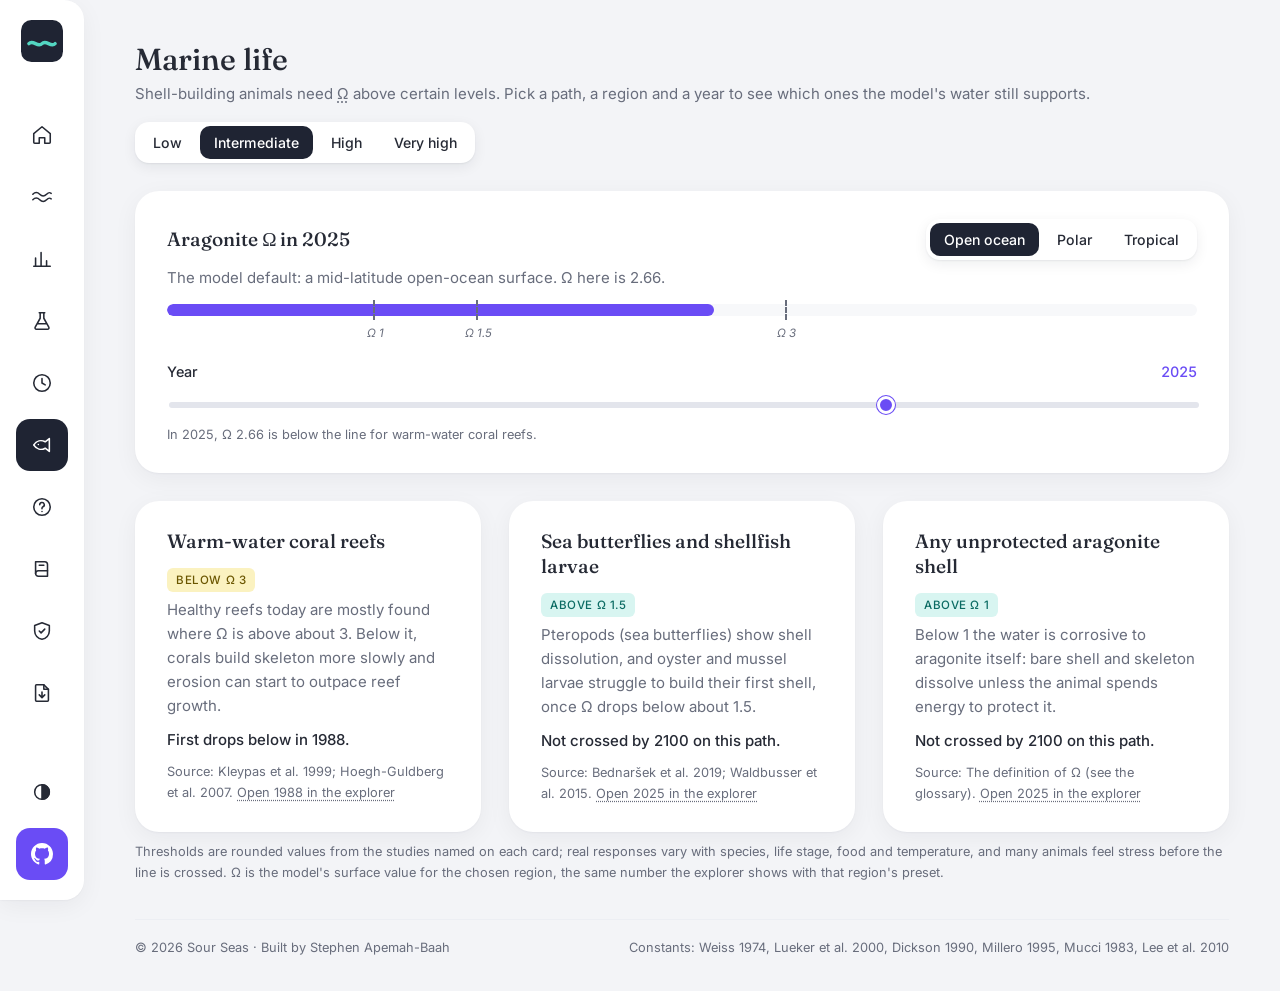
<file: life.html>
<!doctype html>
<html lang="en">
<head>
<meta charset="utf-8">
<meta name="viewport" content="width=device-width, initial-scale=1">
<title>Marine life — Sour Seas</title>
<meta name="description" content="See which marine organisms lose their footing as the Sour Seas model's aragonite saturation (Ω) falls past each threshold, by scenario, region and year.">
<link rel="canonical" href="https://itzstephen167.github.io/ocean-acidification-predictor/life.html">
<!-- Link previews (Open Graph for most apps, Twitter card for X) -->
<meta property="og:type" content="website">
<meta property="og:site_name" content="Sour Seas">
<meta property="og:title" content="Marine life — Sour Seas">
<meta property="og:description" content="See which marine organisms lose their footing as the Sour Seas model's aragonite saturation (Ω) falls past each threshold, by scenario, region and year.">
<meta property="og:url" content="https://itzstephen167.github.io/ocean-acidification-predictor/life.html">
<meta property="og:locale" content="en_GB">
<meta name="twitter:card" content="summary">
<meta name="twitter:title" content="Marine life — Sour Seas">
<meta name="twitter:description" content="See which marine organisms lose their footing as the Sour Seas model's aragonite saturation (Ω) falls past each threshold, by scenario, region and year.">
<meta name="theme-color" content="#6a4cf5">
<meta name="color-scheme" content="light dark">
<script>try { var t = localStorage.getItem('sour-seas-theme'); if (t === 'light' || t === 'dark') document.documentElement.dataset.theme = t; } catch (e) {}</script>
<link rel="icon" href="data:image/svg+xml,%3Csvg xmlns='http://www.w3.org/2000/svg' viewBox='0 0 32 32'%3E%3Crect width='32' height='32' rx='8' fill='%231f2433'/%3E%3Cpath d='M6 18c3.3-3.3 6.7 3.3 10 0s6.7 3.3 10 0' stroke='%2353d6c2' stroke-width='2.6' fill='none' stroke-linecap='round'/%3E%3C/svg%3E">
<link rel="preconnect" href="https://fonts.googleapis.com">
<link rel="preconnect" href="https://fonts.gstatic.com" crossorigin>
<link href="https://fonts.googleapis.com/css2?family=Inter:wght@400;500;600&family=Fraunces:opsz,wght@9..144,500;9..144,600&family=JetBrains+Mono:wght@400&display=swap" rel="stylesheet">
<link rel="stylesheet" href="styles.css">
</head>
<body>

<a class="skip" href="#main">Skip to content</a>

<aside class="rail">
  <a class="rail-logo" href="index.html#overview" aria-label="Sour Seas home">
    <svg viewBox="0 0 32 32" aria-hidden="true"><rect width="32" height="32" rx="8"/><path d="M6 18c3.3-3.3 6.7 3.3 10 0s6.7 3.3 10 0"/></svg>
  </a>
  <nav class="rail-nav" id="nav" aria-label="Sections">
    <a href="index.html#overview" data-sec="overview" aria-label="Overview" title="Overview"><svg viewBox="0 0 24 24"><path d="M3 10.5 12 3l9 7.5V20a1 1 0 0 1-1 1h-5v-6H9v6H4a1 1 0 0 1-1-1z"/></svg></a>
    <a href="explore.html" data-sec="explore" aria-label="Explorer" title="Explorer"><svg viewBox="0 0 24 24"><path d="M2 9c2.5-2.5 5-2.5 7.5 0s5 2.5 7.5 0 3.5-2 5-1"/><path d="M2 15c2.5-2.5 5-2.5 7.5 0s5 2.5 7.5 0 3.5-2 5-1"/></svg></a>
    <a href="scenarios.html" data-sec="scenarios" aria-label="Scenarios" title="Scenarios"><svg viewBox="0 0 24 24"><path d="M5 20V11M11 20V5M17 20v-6M3 20h18"/></svg></a>
    <a href="chemistry.html" data-sec="chemistry" aria-label="Chemistry" title="Chemistry"><svg viewBox="0 0 24 24"><path d="M9 3h6M10 3v6L4.6 18.6A1.6 1.6 0 0 0 6 21h12a1.6 1.6 0 0 0 1.4-2.4L14 9V3M7 15h10"/></svg></a>
    <a href="life.html" data-sec="timeline" aria-label="Timeline" title="Timeline"><svg viewBox="0 0 24 24"><circle cx="12" cy="12" r="9"/><path d="M12 7v5l3.5 2"/></svg></a>
    <a href="life.html" data-sec="life" class="active" aria-label="Marine life" title="Marine life"><svg viewBox="0 0 24 24"><path d="M3 12c3-4.5 8-6 12.5-3.5L20 5v14l-4.5-3.5C11 18 6 16.5 3 12z"/><path d="M8 11.5h.01"/></svg></a>
    <a href="quiz.html" data-sec="quiz" aria-label="Quiz" title="Quiz"><svg viewBox="0 0 24 24"><circle cx="12" cy="12" r="9"/><path d="M9.5 9.5a2.5 2.5 0 1 1 3.5 2.3c-.6.3-1 .9-1 1.6v.6M12 17h.01"/></svg></a>
    <a href="glossary.html" data-sec="glossary" aria-label="Glossary" title="Glossary"><svg viewBox="0 0 24 24"><path d="M5 4h10a3 3 0 0 1 3 3v13H8a3 3 0 0 1-3-3z"/><path d="M5 17a3 3 0 0 1 3-3h10M9 8h5"/></svg></a>
    <a href="methods.html#limits" data-sec="limits" aria-label="Methods" title="Methods"><svg viewBox="0 0 24 24"><path d="M12 3l8 3v6c0 4.5-3.4 8.2-8 9-4.6-.8-8-4.5-8-9V6z"/><path d="M9 12l2 2 4-4"/></svg></a>
    <a href="methods.html#get" data-sec="get" aria-label="Download" title="Download"><svg viewBox="0 0 24 24"><path d="M14 3H6a1 1 0 0 0-1 1v16a1 1 0 0 0 1 1h12a1 1 0 0 0 1-1V8z"/><path d="M14 3v5h5M12 11v6M9 14l3 3 3-3"/></svg></a>
  </nav>
  <a class="rail-gh" href="https://github.com/itzstephen167/ocean-acidification-predictor" aria-label="View source on GitHub" title="View source on GitHub">
    <svg viewBox="0 0 16 16"><path d="M8 0C3.58 0 0 3.58 0 8c0 3.54 2.29 6.53 5.47 7.59.4.07.55-.17.55-.38 0-.19-.01-.82-.01-1.49-2.01.37-2.53-.49-2.69-.94-.09-.23-.48-.94-.82-1.13-.28-.15-.68-.52-.01-.53.63-.01 1.08.58 1.23.82.72 1.21 1.87.87 2.33.66.07-.52.28-.87.51-1.07-1.78-.2-3.64-.89-3.64-3.95 0-.87.31-1.59.82-2.15-.08-.2-.36-1.02.08-2.12 0 0 .67-.21 2.2.82.64-.18 1.32-.27 2-.27.68 0 1.36.09 2 .27 1.53-1.04 2.2-.82 2.2-.82.44 1.1.16 1.92.08 2.12.51.56.82 1.27.82 2.15 0 3.07-1.87 3.75-3.65 3.95.29.25.54.73.54 1.48 0 1.07-.01 1.93-.01 2.2 0 .21.15.46.55.38A8.013 8.013 0 0016 8c0-4.42-3.58-8-8-8z"/></svg>
  </a>
</aside>

<main id="main" tabindex="-1">

  <!-- MARINE LIFE -->
  <section id="life">
    <div class="page-head">
      <div>
        <h1>Marine life</h1>
        <p class="sub">Shell-building animals need <a class="term" href="glossary.html#omega">Ω</a> above certain levels. Pick a path, a region and a year to see which ones the model's water still supports.</p>
      </div>
      <div class="seg" role="radiogroup" aria-label="Emissions scenario" id="lifeSeg">
        <button role="radio" data-s="low">Low</button>
        <button role="radio" data-s="intermediate" class="on">Intermediate</button>
        <button role="radio" data-s="high">High</button>
        <button role="radio" data-s="very_high">Very high</button>
      </div>
    </div>

    <div class="card">
      <div class="card-head">
        <h2>Aragonite Ω in <span id="lifeYearLabel">2025</span></h2>
        <div class="seg" role="radiogroup" aria-label="Region" id="lifeRegion">
          <button role="radio" data-r="open" class="on">Open ocean</button>
          <button role="radio" data-r="polar">Polar</button>
          <button role="radio" data-r="tropical">Tropical</button>
        </div>
      </div>
      <p class="card-sub" id="lifeRegionNote"></p>
      <div class="life-scale" aria-hidden="true">
        <div class="life-bar"><i id="lifeFill"></i></div>
        <div id="lifeTicks"></div>
      </div>
      <div class="dial"><label for="lifeYear">Year <output id="lifeYearOut">2025</output></label><input type="range" id="lifeYear" min="1850" max="2100" step="1" value="2025"></div>
      <p class="note" id="lifeSummary" aria-live="polite"></p>
    </div>

    <div class="grid3" id="lifeCards"></div>
    <p class="note">Thresholds are rounded values from the studies named on each card; real responses vary with species, life stage, food and temperature, and many animals feel stress before the line is crossed. Ω is the model's surface value for the chosen region, the same number the explorer shows with that region's preset.</p>
  </section>

  <footer>
    <span>© 2026 Sour Seas · Built by Stephen Apemah-Baah</span>
    <span>Constants: Weiss 1974, Lueker et al. 2000, Dickson 1990, Millero 1995, Mucci 1983, Lee et al. 2010</span>
  </footer>
</main>

<script src="assets/data.js"></script>
<script src="assets/model.js"></script>
<script src="common.js"></script>
<script src="life.js"></script>
</body>
</html>
</file>
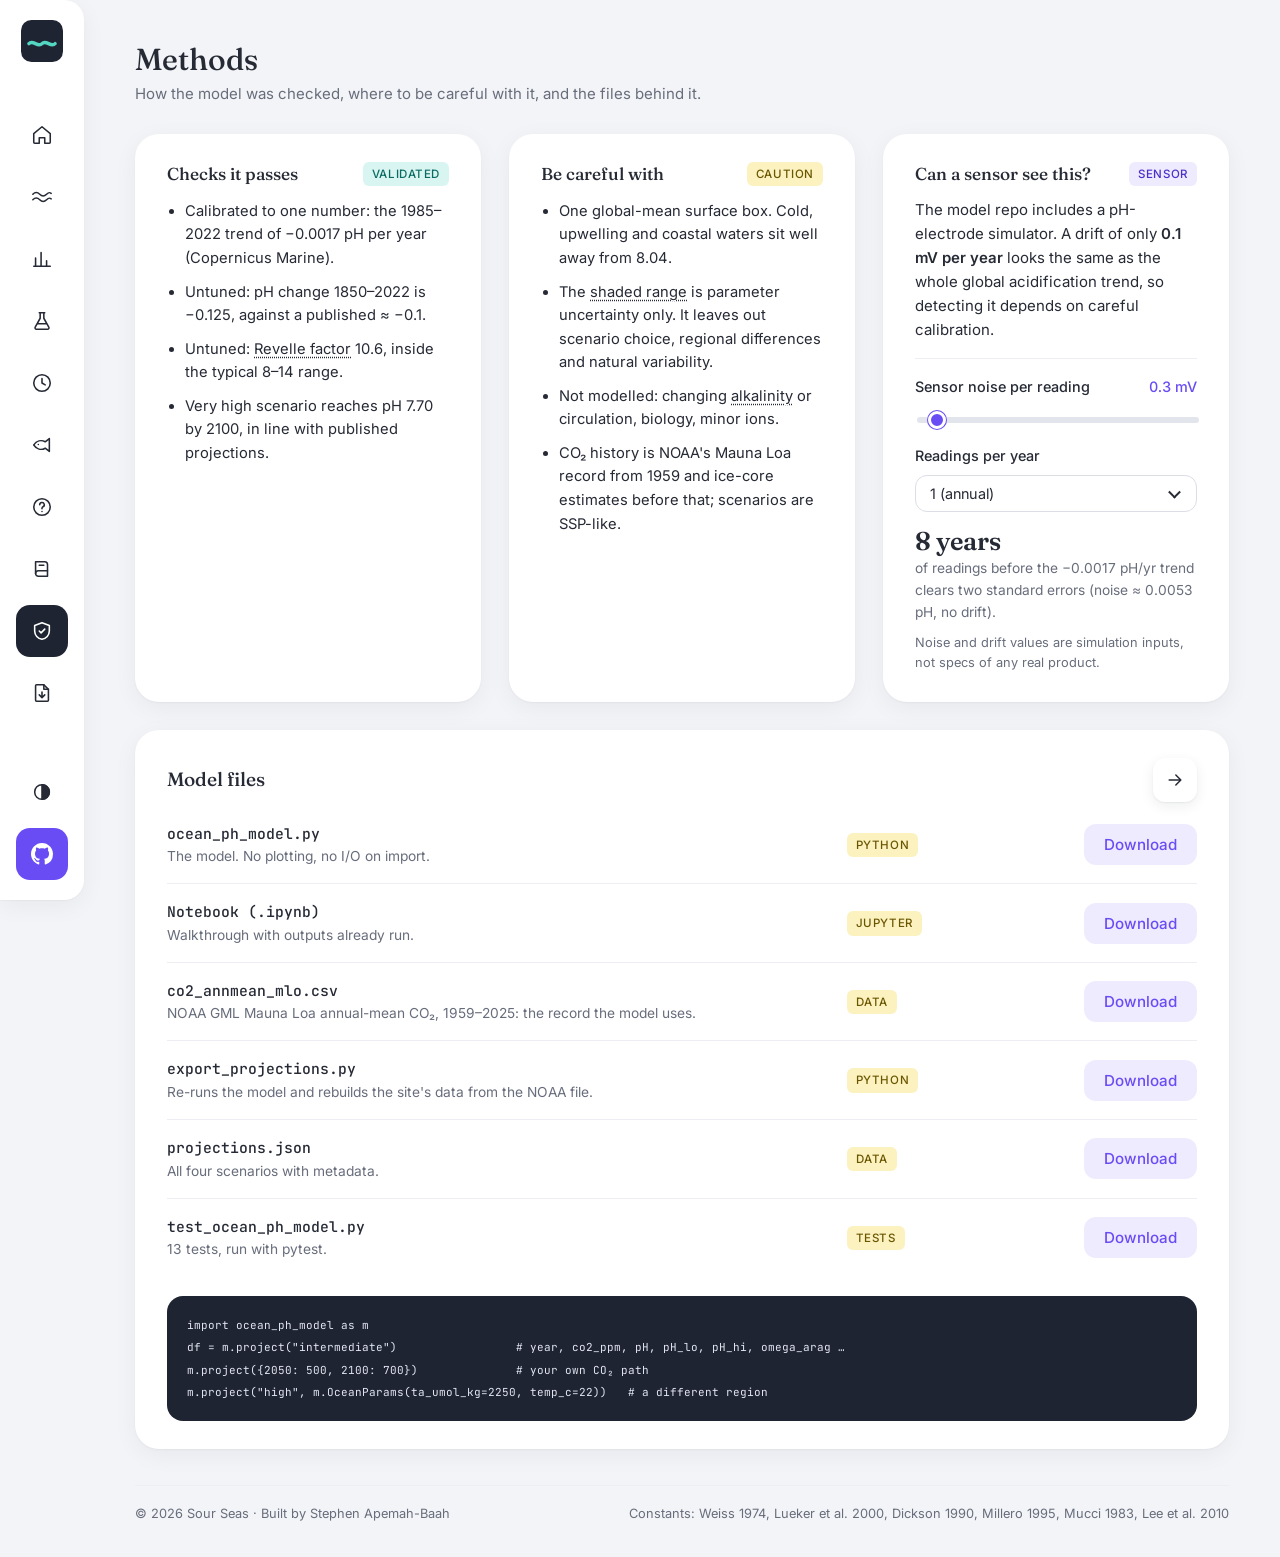
<file: methods.html>
<!doctype html>
<html lang="en">
<head>
<meta charset="utf-8">
<meta name="viewport" content="width=device-width, initial-scale=1">
<title>Methods — Sour Seas</title>
<meta name="description" content="How the Sour Seas ocean pH model was checked, where to be careful with it, a sensor-detection calculator and the model files to download.">
<link rel="canonical" href="https://itzstephen167.github.io/ocean-acidification-predictor/methods.html">
<!-- Link previews (Open Graph for most apps, Twitter card for X) -->
<meta property="og:type" content="website">
<meta property="og:site_name" content="Sour Seas">
<meta property="og:title" content="Methods — Sour Seas">
<meta property="og:description" content="How the Sour Seas ocean pH model was checked, where to be careful with it, a sensor-detection calculator and the model files to download.">
<meta property="og:url" content="https://itzstephen167.github.io/ocean-acidification-predictor/methods.html">
<meta property="og:locale" content="en_GB">
<meta name="twitter:card" content="summary">
<meta name="twitter:title" content="Methods — Sour Seas">
<meta name="twitter:description" content="How the Sour Seas ocean pH model was checked, where to be careful with it, a sensor-detection calculator and the model files to download.">
<meta name="theme-color" content="#6a4cf5">
<meta name="color-scheme" content="light dark">
<script>try { var t = localStorage.getItem('sour-seas-theme'); if (t === 'light' || t === 'dark') document.documentElement.dataset.theme = t; } catch (e) {}</script>
<link rel="icon" href="data:image/svg+xml,%3Csvg xmlns='http://www.w3.org/2000/svg' viewBox='0 0 32 32'%3E%3Crect width='32' height='32' rx='8' fill='%231f2433'/%3E%3Cpath d='M6 18c3.3-3.3 6.7 3.3 10 0s6.7 3.3 10 0' stroke='%2353d6c2' stroke-width='2.6' fill='none' stroke-linecap='round'/%3E%3C/svg%3E">
<link rel="preconnect" href="https://fonts.googleapis.com">
<link rel="preconnect" href="https://fonts.gstatic.com" crossorigin>
<link href="https://fonts.googleapis.com/css2?family=Inter:wght@400;500;600&family=Fraunces:opsz,wght@9..144,500;9..144,600&family=JetBrains+Mono:wght@400&display=swap" rel="stylesheet">
<link rel="stylesheet" href="styles.css">
</head>
<body>

<a class="skip" href="#main">Skip to content</a>

<aside class="rail">
  <a class="rail-logo" href="index.html#overview" aria-label="Sour Seas home">
    <svg viewBox="0 0 32 32" aria-hidden="true"><rect width="32" height="32" rx="8"/><path d="M6 18c3.3-3.3 6.7 3.3 10 0s6.7 3.3 10 0"/></svg>
  </a>
  <nav class="rail-nav" id="nav" aria-label="Sections">
    <a href="index.html#overview" data-sec="overview" aria-label="Overview" title="Overview"><svg viewBox="0 0 24 24"><path d="M3 10.5 12 3l9 7.5V20a1 1 0 0 1-1 1h-5v-6H9v6H4a1 1 0 0 1-1-1z"/></svg></a>
    <a href="explore.html" data-sec="explore" aria-label="Explorer" title="Explorer"><svg viewBox="0 0 24 24"><path d="M2 9c2.5-2.5 5-2.5 7.5 0s5 2.5 7.5 0 3.5-2 5-1"/><path d="M2 15c2.5-2.5 5-2.5 7.5 0s5 2.5 7.5 0 3.5-2 5-1"/></svg></a>
    <a href="scenarios.html" data-sec="scenarios" aria-label="Scenarios" title="Scenarios"><svg viewBox="0 0 24 24"><path d="M5 20V11M11 20V5M17 20v-6M3 20h18"/></svg></a>
    <a href="chemistry.html" data-sec="chemistry" aria-label="Chemistry" title="Chemistry"><svg viewBox="0 0 24 24"><path d="M9 3h6M10 3v6L4.6 18.6A1.6 1.6 0 0 0 6 21h12a1.6 1.6 0 0 0 1.4-2.4L14 9V3M7 15h10"/></svg></a>
    <a href="timeline.html" data-sec="timeline" aria-label="Timeline" title="Timeline"><svg viewBox="0 0 24 24"><circle cx="12" cy="12" r="9"/><path d="M12 7v5l3.5 2"/></svg></a>
    <a href="life.html" data-sec="life" aria-label="Marine life" title="Marine life"><svg viewBox="0 0 24 24"><path d="M3 12c3-4.5 8-6 12.5-3.5L20 5v14l-4.5-3.5C11 18 6 16.5 3 12z"/><path d="M8 11.5h.01"/></svg></a>
    <a href="quiz.html" data-sec="quiz" aria-label="Quiz" title="Quiz"><svg viewBox="0 0 24 24"><circle cx="12" cy="12" r="9"/><path d="M9.5 9.5a2.5 2.5 0 1 1 3.5 2.3c-.6.3-1 .9-1 1.6v.6M12 17h.01"/></svg></a>
    <a href="glossary.html" data-sec="glossary" aria-label="Glossary" title="Glossary"><svg viewBox="0 0 24 24"><path d="M5 4h10a3 3 0 0 1 3 3v13H8a3 3 0 0 1-3-3z"/><path d="M5 17a3 3 0 0 1 3-3h10M9 8h5"/></svg></a>
    <a href="methods.html#limits" data-sec="limits" class="active" aria-label="Methods" title="Methods"><svg viewBox="0 0 24 24"><path d="M12 3l8 3v6c0 4.5-3.4 8.2-8 9-4.6-.8-8-4.5-8-9V6z"/><path d="M9 12l2 2 4-4"/></svg></a>
    <a href="methods.html#get" data-sec="get" aria-label="Download" title="Download"><svg viewBox="0 0 24 24"><path d="M14 3H6a1 1 0 0 0-1 1v16a1 1 0 0 0 1 1h12a1 1 0 0 0 1-1V8z"/><path d="M14 3v5h5M12 11v6M9 14l3 3 3-3"/></svg></a>
  </nav>
  <a class="rail-gh" href="https://github.com/itzstephen167/ocean-acidification-predictor" aria-label="View source on GitHub" title="View source on GitHub">
    <svg viewBox="0 0 16 16"><path d="M8 0C3.58 0 0 3.58 0 8c0 3.54 2.29 6.53 5.47 7.59.4.07.55-.17.55-.38 0-.19-.01-.82-.01-1.49-2.01.37-2.53-.49-2.69-.94-.09-.23-.48-.94-.82-1.13-.28-.15-.68-.52-.01-.53.63-.01 1.08.58 1.23.82.72 1.21 1.87.87 2.33.66.07-.52.28-.87.51-1.07-1.78-.2-3.64-.89-3.64-3.95 0-.87.31-1.59.82-2.15-.08-.2-.36-1.02.08-2.12 0 0 .67-.21 2.2.82.64-.18 1.32-.27 2-.27.68 0 1.36.09 2 .27 1.53-1.04 2.2-.82 2.2-.82.44 1.1.16 1.92.08 2.12.51.56.82 1.27.82 2.15 0 3.07-1.87 3.75-3.65 3.95.29.25.54.73.54 1.48 0 1.07-.01 1.93-.01 2.2 0 .21.15.46.55.38A8.013 8.013 0 0016 8c0-4.42-3.58-8-8-8z"/></svg>
  </a>
</aside>

<main id="main" tabindex="-1">

  <!-- METHODS -->
  <section id="limits">
    <div class="page-head">
      <div>
        <h1>Methods</h1>
        <p class="sub">How the model was checked, where to be careful with it, and the files behind it.</p>
      </div>
    </div>

    <div class="grid3">
      <article class="card">
        <div class="card-head"><h2>Checks it passes</h2><span class="badge teal">Validated</span></div>
        <ul class="list">
          <li>Calibrated to one number: the 1985–2022 trend of −0.0017 pH per year (Copernicus Marine).</li>
          <li>Untuned: pH change 1850–2022 is −0.125, against a published ≈ −0.1.</li>
          <li>Untuned: <a class="term" href="glossary.html#revelle">Revelle factor</a> 10.6, inside the typical 8–14 range.</li>
          <li>Very high scenario reaches pH 7.70 by 2100, in line with published projections.</li>
        </ul>
      </article>
      <article class="card">
        <div class="card-head"><h2>Be careful with</h2><span class="badge">Caution</span></div>
        <ul class="list">
          <li>One global-mean surface box. Cold, upwelling and coastal waters sit well away from 8.04.</li>
          <li>The <a class="term" href="glossary.html#range">shaded range</a> is parameter uncertainty only. It leaves out scenario choice, regional differences and natural variability.</li>
          <li>Not modelled: changing <a class="term" href="glossary.html#alkalinity">alkalinity</a> or circulation, biology, minor ions.</li>
          <li>CO₂ history is NOAA's Mauna Loa record from 1959 and ice-core estimates before that; scenarios are SSP-like.</li>
        </ul>
      </article>
      <article class="card">
        <div class="card-head"><h2>Can a sensor see this?</h2><span class="badge purple">Sensor</span></div>
        <p class="body">The model repo includes a pH-electrode simulator. A drift of only <b>0.1 mV per year</b> looks the same as the whole global acidification trend, so detecting it depends on careful calibration.</p>
        <div class="detect">
          <div class="dial"><label for="sNoise">Sensor noise per reading <output id="oNoise"></output></label><input type="range" id="sNoise" min="0.1" max="5" step="0.1" value="0.3"></div>
          <div class="dial"><label for="sReads">Readings per year</label>
            <div class="select-wrap"><select id="sReads"><option value="1" selected>1 (annual)</option><option value="12">12 (monthly)</option><option value="52">52 (weekly)</option><option value="365">365 (daily)</option></select></div>
          </div>
          <p class="detect-out" aria-live="polite"><span class="big-sm" id="detectYears">–</span> <span id="detectText"></span></p>
        </div>
        <p class="note">Noise and drift values are simulation inputs, not specs of any real product.</p>
      </article>
    </div>
  </section>

  <!-- DOWNLOAD -->
  <section id="get">
    <div class="card">
      <div class="card-head">
        <h2>Model files</h2>
        <a class="icon-btn" href="https://github.com/itzstephen167/ocean-acidification-predictor" aria-label="Open repository"><svg viewBox="0 0 24 24"><path d="M5 12h14M13 6l6 6-6 6"/></svg></a>
      </div>
      <div class="rows files">
        <div class="row"><div class="row-name mono">ocean_ph_model.py<span>The model. No plotting, no I/O on import.</span></div><div><span class="badge">Python</span></div><div class="row-act"><a class="btn soft" href="assets/ocean_ph_model.py" download>Download</a></div></div>
        <div class="row"><div class="row-name mono">Notebook (.ipynb)<span>Walkthrough with outputs already run.</span></div><div><span class="badge">Jupyter</span></div><div class="row-act"><a class="btn soft" href="assets/Predicting_Ocean_pH_Under_Rising_CO2_Conditions.ipynb" download>Download</a></div></div>
        <div class="row"><div class="row-name mono">co2_annmean_mlo.csv<span>NOAA GML Mauna Loa annual-mean CO₂, 1959–2025: the record the model uses.</span></div><div><span class="badge">Data</span></div><div class="row-act"><a class="btn soft" href="assets/co2_annmean_mlo.csv" download>Download</a></div></div>
        <div class="row"><div class="row-name mono">export_projections.py<span>Re-runs the model and rebuilds the site's data from the NOAA file.</span></div><div><span class="badge">Python</span></div><div class="row-act"><a class="btn soft" href="assets/export_projections.py" download>Download</a></div></div>
        <div class="row"><div class="row-name mono">projections.json<span>All four scenarios with metadata.</span></div><div><span class="badge">Data</span></div><div class="row-act"><a class="btn soft" href="assets/projections.json" download>Download</a></div></div>
        <div class="row"><div class="row-name mono">test_ocean_ph_model.py<span>13 tests, run with pytest.</span></div><div><span class="badge">Tests</span></div><div class="row-act"><a class="btn soft" href="assets/test_ocean_ph_model.py" download>Download</a></div></div>
      </div>
      <pre class="code"><code>import ocean_ph_model as m
df = m.project("intermediate")                 # year, co2_ppm, pH, pH_lo, pH_hi, omega_arag …
m.project({2050: 500, 2100: 700})              # your own CO₂ path
m.project("high", m.OceanParams(ta_umol_kg=2250, temp_c=22))   # a different region</code></pre>
    </div>
  </section>

  <footer>
    <span>© 2026 Sour Seas · Built by Stephen Apemah-Baah</span>
    <span>Constants: Weiss 1974, Lueker et al. 2000, Dickson 1990, Millero 1995, Mucci 1983, Lee et al. 2010</span>
  </footer>
</main>

<script src="assets/model.js"></script>
<script src="common.js"></script>
<script src="methods.js"></script>
</body>
</html>
</file>
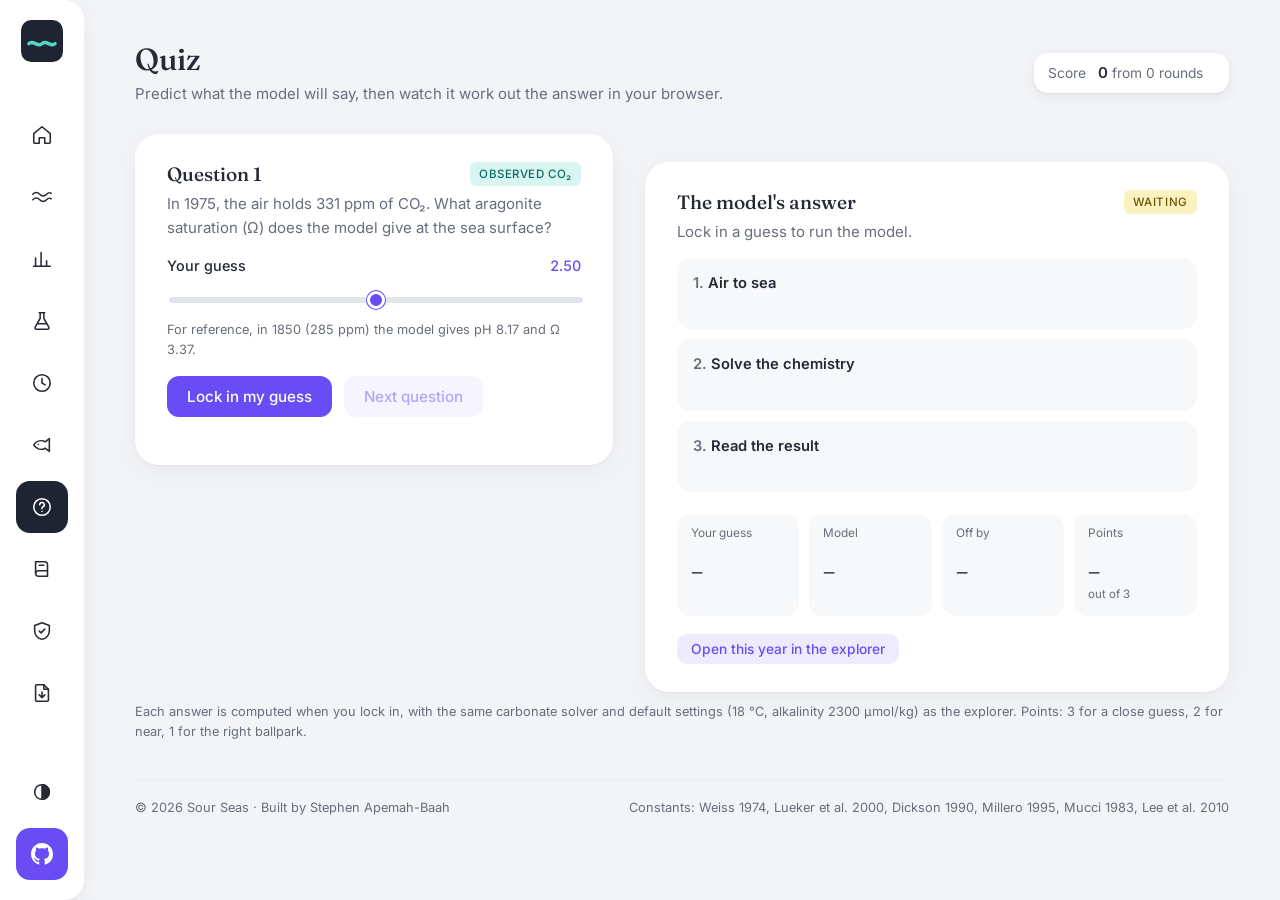
<file: quiz.html>
<!doctype html>
<html lang="en">
<head>
<meta charset="utf-8">
<meta name="viewport" content="width=device-width, initial-scale=1">
<title>Quiz — Sour Seas</title>
<meta name="description" content="Guess the ocean's pH or aragonite saturation for a given year and emissions path, then see the Sour Seas model compute the answer live.">
<link rel="canonical" href="https://itzstephen167.github.io/ocean-acidification-predictor/quiz.html">
<!-- Link previews (Open Graph for most apps, Twitter card for X) -->
<meta property="og:type" content="website">
<meta property="og:site_name" content="Sour Seas">
<meta property="og:title" content="Quiz — Sour Seas">
<meta property="og:description" content="Guess the ocean's pH or aragonite saturation for a given year and emissions path, then see the Sour Seas model compute the answer live.">
<meta property="og:url" content="https://itzstephen167.github.io/ocean-acidification-predictor/quiz.html">
<meta property="og:locale" content="en_GB">
<meta name="twitter:card" content="summary">
<meta name="twitter:title" content="Quiz — Sour Seas">
<meta name="twitter:description" content="Guess the ocean's pH or aragonite saturation for a given year and emissions path, then see the Sour Seas model compute the answer live.">
<meta name="theme-color" content="#6a4cf5">
<meta name="color-scheme" content="light dark">
<script>try { var t = localStorage.getItem('sour-seas-theme'); if (t === 'light' || t === 'dark') document.documentElement.dataset.theme = t; } catch (e) {}</script>
<link rel="icon" href="data:image/svg+xml,%3Csvg xmlns='http://www.w3.org/2000/svg' viewBox='0 0 32 32'%3E%3Crect width='32' height='32' rx='8' fill='%231f2433'/%3E%3Cpath d='M6 18c3.3-3.3 6.7 3.3 10 0s6.7 3.3 10 0' stroke='%2353d6c2' stroke-width='2.6' fill='none' stroke-linecap='round'/%3E%3C/svg%3E">
<link rel="preconnect" href="https://fonts.googleapis.com">
<link rel="preconnect" href="https://fonts.gstatic.com" crossorigin>
<link href="https://fonts.googleapis.com/css2?family=Inter:wght@400;500;600&family=Fraunces:opsz,wght@9..144,500;9..144,600&family=JetBrains+Mono:wght@400&display=swap" rel="stylesheet">
<link rel="stylesheet" href="styles.css">
</head>
<body>

<a class="skip" href="#main">Skip to content</a>

<aside class="rail">
  <a class="rail-logo" href="index.html#overview" aria-label="Sour Seas home">
    <svg viewBox="0 0 32 32" aria-hidden="true"><rect width="32" height="32" rx="8"/><path d="M6 18c3.3-3.3 6.7 3.3 10 0s6.7 3.3 10 0"/></svg>
  </a>
  <nav class="rail-nav" id="nav" aria-label="Sections">
    <a href="index.html#overview" data-sec="overview" aria-label="Overview" title="Overview"><svg viewBox="0 0 24 24"><path d="M3 10.5 12 3l9 7.5V20a1 1 0 0 1-1 1h-5v-6H9v6H4a1 1 0 0 1-1-1z"/></svg></a>
    <a href="explore.html" data-sec="explore" aria-label="Explorer" title="Explorer"><svg viewBox="0 0 24 24"><path d="M2 9c2.5-2.5 5-2.5 7.5 0s5 2.5 7.5 0 3.5-2 5-1"/><path d="M2 15c2.5-2.5 5-2.5 7.5 0s5 2.5 7.5 0 3.5-2 5-1"/></svg></a>
    <a href="scenarios.html" data-sec="scenarios" aria-label="Scenarios" title="Scenarios"><svg viewBox="0 0 24 24"><path d="M5 20V11M11 20V5M17 20v-6M3 20h18"/></svg></a>
    <a href="chemistry.html" data-sec="chemistry" aria-label="Chemistry" title="Chemistry"><svg viewBox="0 0 24 24"><path d="M9 3h6M10 3v6L4.6 18.6A1.6 1.6 0 0 0 6 21h12a1.6 1.6 0 0 0 1.4-2.4L14 9V3M7 15h10"/></svg></a>
    <a href="timeline.html" data-sec="timeline" aria-label="Timeline" title="Timeline"><svg viewBox="0 0 24 24"><circle cx="12" cy="12" r="9"/><path d="M12 7v5l3.5 2"/></svg></a>
    <a href="life.html" data-sec="life" aria-label="Marine life" title="Marine life"><svg viewBox="0 0 24 24"><path d="M3 12c3-4.5 8-6 12.5-3.5L20 5v14l-4.5-3.5C11 18 6 16.5 3 12z"/><path d="M8 11.5h.01"/></svg></a>
    <a href="quiz.html" data-sec="quiz" class="active" aria-label="Quiz" title="Quiz"><svg viewBox="0 0 24 24"><circle cx="12" cy="12" r="9"/><path d="M9.5 9.5a2.5 2.5 0 1 1 3.5 2.3c-.6.3-1 .9-1 1.6v.6M12 17h.01"/></svg></a>
    <a href="glossary.html" data-sec="glossary" aria-label="Glossary" title="Glossary"><svg viewBox="0 0 24 24"><path d="M5 4h10a3 3 0 0 1 3 3v13H8a3 3 0 0 1-3-3z"/><path d="M5 17a3 3 0 0 1 3-3h10M9 8h5"/></svg></a>
    <a href="methods.html#limits" data-sec="limits" aria-label="Methods" title="Methods"><svg viewBox="0 0 24 24"><path d="M12 3l8 3v6c0 4.5-3.4 8.2-8 9-4.6-.8-8-4.5-8-9V6z"/><path d="M9 12l2 2 4-4"/></svg></a>
    <a href="methods.html#get" data-sec="get" aria-label="Download" title="Download"><svg viewBox="0 0 24 24"><path d="M14 3H6a1 1 0 0 0-1 1v16a1 1 0 0 0 1 1h12a1 1 0 0 0 1-1V8z"/><path d="M14 3v5h5M12 11v6M9 14l3 3 3-3"/></svg></a>
  </nav>
  <a class="rail-gh" href="https://github.com/itzstephen167/ocean-acidification-predictor" aria-label="View source on GitHub" title="View source on GitHub">
    <svg viewBox="0 0 16 16"><path d="M8 0C3.58 0 0 3.58 0 8c0 3.54 2.29 6.53 5.47 7.59.4.07.55-.17.55-.38 0-.19-.01-.82-.01-1.49-2.01.37-2.53-.49-2.69-.94-.09-.23-.48-.94-.82-1.13-.28-.15-.68-.52-.01-.53.63-.01 1.08.58 1.23.82.72 1.21 1.87.87 2.33.66.07-.52.28-.87.51-1.07-1.78-.2-3.64-.89-3.64-3.95 0-.87.31-1.59.82-2.15-.08-.2-.36-1.02.08-2.12 0 0 .67-.21 2.2.82.64-.18 1.32-.27 2-.27.68 0 1.36.09 2 .27 1.53-1.04 2.2-.82 2.2-.82.44 1.1.16 1.92.08 2.12.51.56.82 1.27.82 2.15 0 3.07-1.87 3.75-3.65 3.95.29.25.54.73.54 1.48 0 1.07-.01 1.93-.01 2.2 0 .21.15.46.55.38A8.013 8.013 0 0016 8c0-4.42-3.58-8-8-8z"/></svg>
  </a>
</aside>

<main id="main" tabindex="-1">

  <!-- QUIZ -->
  <section id="quiz">
    <div class="page-head">
      <div>
        <h1>Quiz</h1>
        <p class="sub">Predict what the model will say, then watch it work out the answer in your browser.</p>
      </div>
      <div class="stepper" aria-live="polite"><span class="stepper-label">Score</span><b id="qzScore">0</b>&nbsp;<span class="stepper-label" id="qzOf">from 0 rounds</span></div>
    </div>

    <div class="stage qz-stage">
      <div class="card">
        <div class="card-head"><h2 id="qzTitle">Question 1</h2><span class="badge purple" id="qzScn">Intermediate</span></div>
        <p class="card-sub" id="qzQuestion"></p>
        <div class="dial">
          <label for="qzGuess">Your guess <output id="qzGuessOut"></output></label>
          <input type="range" id="qzGuess">
        </div>
        <p class="note" id="qzHint"></p>
        <div class="pump-row">
          <button class="btn primary" id="qzCheck">Lock in my guess</button>
          <button class="btn soft" id="qzNext" disabled>Next question</button>
        </div>
      </div>

      <div class="card" aria-live="polite">
        <div class="card-head"><h2>The model's answer</h2><span class="badge" id="qzVerdict">Waiting</span></div>
        <p class="card-sub" id="qzIntro">Lock in a guess to run the model.</p>
        <ol class="react-steps qz-steps" id="qzSteps">
          <li><b>Air to sea</b><span></span></li>
          <li><b>Solve the chemistry</b><span></span></li>
          <li><b>Read the result</b><span></span></li>
        </ol>
        <div class="stats qz-stats">
          <div class="stat"><span class="k">Your guess</span><span class="v" id="qzYou">–</span><span class="u"></span></div>
          <div class="stat"><span class="k">Model</span><span class="v" id="qzModel">–</span><span class="u"></span></div>
          <div class="stat"><span class="k">Off by</span><span class="v" id="qzOff">–</span><span class="u"></span></div>
          <div class="stat"><span class="k">Points</span><span class="v" id="qzPts">–</span><span class="u">out of 3</span></div>
        </div>
        <a class="btn soft small" id="qzExplore" href="explore.html">Open this year in the explorer</a>
      </div>
    </div>
    <p class="note">Each answer is computed when you lock in, with the same carbonate solver and default settings (18 °C, alkalinity 2300 µmol/kg) as the explorer. Points: 3 for a close guess, 2 for near, 1 for the right ballpark.</p>
  </section>

  <footer>
    <span>© 2026 Sour Seas · Built by Stephen Apemah-Baah</span>
    <span>Constants: Weiss 1974, Lueker et al. 2000, Dickson 1990, Millero 1995, Mucci 1983, Lee et al. 2010</span>
  </footer>
</main>

<script src="assets/data.js"></script>
<script src="assets/model.js"></script>
<script src="common.js"></script>
<script src="quiz.js"></script>
</body>
</html>
</file>
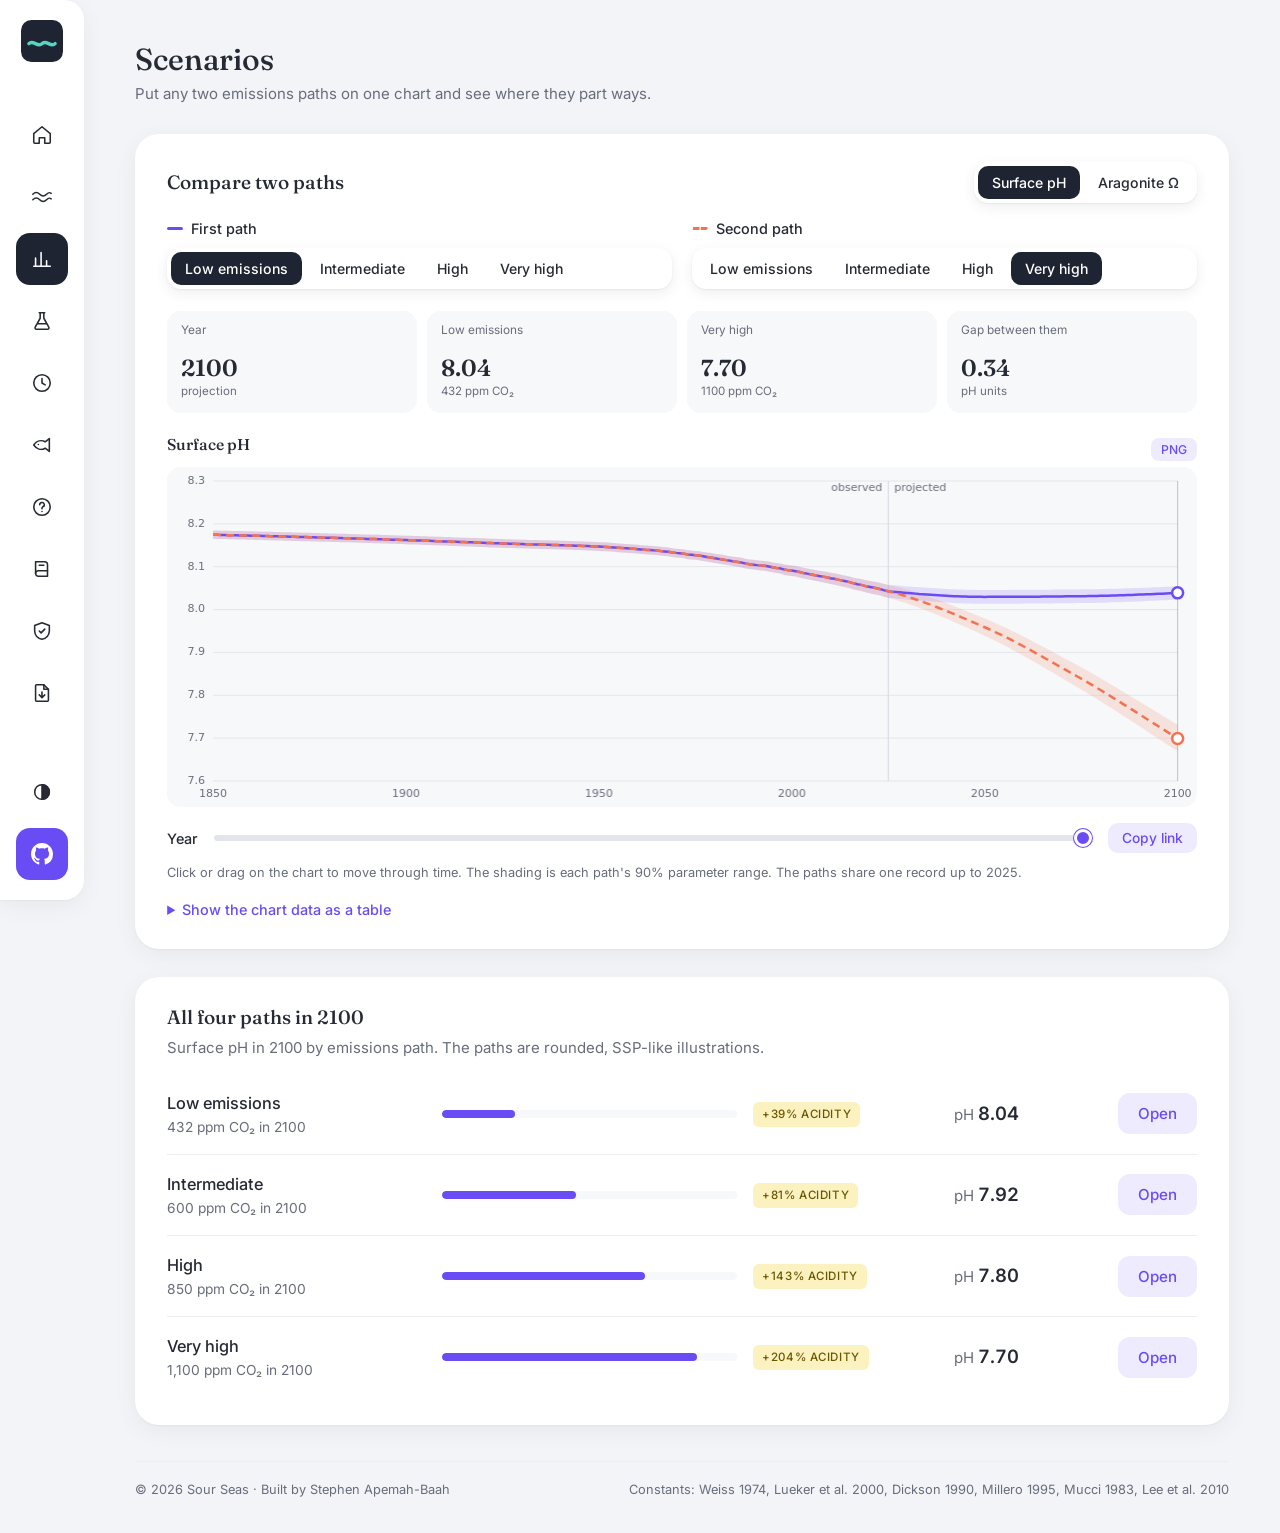
<file: scenarios.html>
<!doctype html>
<html lang="en">
<head>
<meta charset="utf-8">
<meta name="viewport" content="width=device-width, initial-scale=1">
<title>Scenarios — Sour Seas</title>
<meta name="description" content="Overlay any two emissions paths on one chart and compare surface ocean pH and aragonite saturation from 1850 to 2100.">
<link rel="canonical" href="https://itzstephen167.github.io/ocean-acidification-predictor/scenarios.html">
<!-- Link previews (Open Graph for most apps, Twitter card for X) -->
<meta property="og:type" content="website">
<meta property="og:site_name" content="Sour Seas">
<meta property="og:title" content="Scenarios — Sour Seas">
<meta property="og:description" content="Overlay any two emissions paths on one chart and compare surface ocean pH and aragonite saturation from 1850 to 2100.">
<meta property="og:url" content="https://itzstephen167.github.io/ocean-acidification-predictor/scenarios.html">
<meta property="og:locale" content="en_GB">
<meta name="twitter:card" content="summary">
<meta name="twitter:title" content="Scenarios — Sour Seas">
<meta name="twitter:description" content="Overlay any two emissions paths on one chart and compare surface ocean pH and aragonite saturation from 1850 to 2100.">
<meta name="theme-color" content="#6a4cf5">
<meta name="color-scheme" content="light dark">
<script>try { var t = localStorage.getItem('sour-seas-theme'); if (t === 'light' || t === 'dark') document.documentElement.dataset.theme = t; } catch (e) {}</script>
<link rel="icon" href="data:image/svg+xml,%3Csvg xmlns='http://www.w3.org/2000/svg' viewBox='0 0 32 32'%3E%3Crect width='32' height='32' rx='8' fill='%231f2433'/%3E%3Cpath d='M6 18c3.3-3.3 6.7 3.3 10 0s6.7 3.3 10 0' stroke='%2353d6c2' stroke-width='2.6' fill='none' stroke-linecap='round'/%3E%3C/svg%3E">
<link rel="preconnect" href="https://fonts.googleapis.com">
<link rel="preconnect" href="https://fonts.gstatic.com" crossorigin>
<link href="https://fonts.googleapis.com/css2?family=Inter:wght@400;500;600&family=Fraunces:opsz,wght@9..144,500;9..144,600&family=JetBrains+Mono:wght@400&display=swap" rel="stylesheet">
<link rel="stylesheet" href="styles.css">
</head>
<body>

<a class="skip" href="#main">Skip to content</a>

<aside class="rail">
  <a class="rail-logo" href="index.html#overview" aria-label="Sour Seas home">
    <svg viewBox="0 0 32 32" aria-hidden="true"><rect width="32" height="32" rx="8"/><path d="M6 18c3.3-3.3 6.7 3.3 10 0s6.7 3.3 10 0"/></svg>
  </a>
  <nav class="rail-nav" id="nav" aria-label="Sections">
    <a href="index.html#overview" data-sec="overview" aria-label="Overview" title="Overview"><svg viewBox="0 0 24 24"><path d="M3 10.5 12 3l9 7.5V20a1 1 0 0 1-1 1h-5v-6H9v6H4a1 1 0 0 1-1-1z"/></svg></a>
    <a href="explore.html" data-sec="explore" aria-label="Explorer" title="Explorer"><svg viewBox="0 0 24 24"><path d="M2 9c2.5-2.5 5-2.5 7.5 0s5 2.5 7.5 0 3.5-2 5-1"/><path d="M2 15c2.5-2.5 5-2.5 7.5 0s5 2.5 7.5 0 3.5-2 5-1"/></svg></a>
    <a href="scenarios.html" data-sec="scenarios" class="active" aria-label="Scenarios" title="Scenarios"><svg viewBox="0 0 24 24"><path d="M5 20V11M11 20V5M17 20v-6M3 20h18"/></svg></a>
    <a href="chemistry.html" data-sec="chemistry" aria-label="Chemistry" title="Chemistry"><svg viewBox="0 0 24 24"><path d="M9 3h6M10 3v6L4.6 18.6A1.6 1.6 0 0 0 6 21h12a1.6 1.6 0 0 0 1.4-2.4L14 9V3M7 15h10"/></svg></a>
    <a href="timeline.html" data-sec="timeline" aria-label="Timeline" title="Timeline"><svg viewBox="0 0 24 24"><circle cx="12" cy="12" r="9"/><path d="M12 7v5l3.5 2"/></svg></a>
    <a href="life.html" data-sec="life" aria-label="Marine life" title="Marine life"><svg viewBox="0 0 24 24"><path d="M3 12c3-4.5 8-6 12.5-3.5L20 5v14l-4.5-3.5C11 18 6 16.5 3 12z"/><path d="M8 11.5h.01"/></svg></a>
    <a href="quiz.html" data-sec="quiz" aria-label="Quiz" title="Quiz"><svg viewBox="0 0 24 24"><circle cx="12" cy="12" r="9"/><path d="M9.5 9.5a2.5 2.5 0 1 1 3.5 2.3c-.6.3-1 .9-1 1.6v.6M12 17h.01"/></svg></a>
    <a href="glossary.html" data-sec="glossary" aria-label="Glossary" title="Glossary"><svg viewBox="0 0 24 24"><path d="M5 4h10a3 3 0 0 1 3 3v13H8a3 3 0 0 1-3-3z"/><path d="M5 17a3 3 0 0 1 3-3h10M9 8h5"/></svg></a>
    <a href="methods.html#limits" data-sec="limits" aria-label="Methods" title="Methods"><svg viewBox="0 0 24 24"><path d="M12 3l8 3v6c0 4.5-3.4 8.2-8 9-4.6-.8-8-4.5-8-9V6z"/><path d="M9 12l2 2 4-4"/></svg></a>
    <a href="methods.html#get" data-sec="get" aria-label="Download" title="Download"><svg viewBox="0 0 24 24"><path d="M14 3H6a1 1 0 0 0-1 1v16a1 1 0 0 0 1 1h12a1 1 0 0 0 1-1V8z"/><path d="M14 3v5h5M12 11v6M9 14l3 3 3-3"/></svg></a>
  </nav>
  <a class="rail-gh" href="https://github.com/itzstephen167/ocean-acidification-predictor" aria-label="View source on GitHub" title="View source on GitHub">
    <svg viewBox="0 0 16 16"><path d="M8 0C3.58 0 0 3.58 0 8c0 3.54 2.29 6.53 5.47 7.59.4.07.55-.17.55-.38 0-.19-.01-.82-.01-1.49-2.01.37-2.53-.49-2.69-.94-.09-.23-.48-.94-.82-1.13-.28-.15-.68-.52-.01-.53.63-.01 1.08.58 1.23.82.72 1.21 1.87.87 2.33.66.07-.52.28-.87.51-1.07-1.78-.2-3.64-.89-3.64-3.95 0-.87.31-1.59.82-2.15-.08-.2-.36-1.02.08-2.12 0 0 .67-.21 2.2.82.64-.18 1.32-.27 2-.27.68 0 1.36.09 2 .27 1.53-1.04 2.2-.82 2.2-.82.44 1.1.16 1.92.08 2.12.51.56.82 1.27.82 2.15 0 3.07-1.87 3.75-3.65 3.95.29.25.54.73.54 1.48 0 1.07-.01 1.93-.01 2.2 0 .21.15.46.55.38A8.013 8.013 0 0016 8c0-4.42-3.58-8-8-8z"/></svg>
  </a>
</aside>

<main id="main" tabindex="-1">

  <!-- SCENARIOS -->
  <section id="scenarios">
    <div class="page-head">
      <div>
        <h1>Scenarios</h1>
        <p class="sub">Put any two emissions paths on one chart and see where they part ways.</p>
      </div>
    </div>

    <div class="card">
      <div class="card-head">
        <h2>Compare two paths</h2>
        <div class="seg" role="radiogroup" aria-label="Measure to chart" id="metricSeg">
          <button role="radio" data-m="pH">Surface pH</button>
          <button role="radio" data-m="omega">Aragonite Ω</button>
        </div>
      </div>
      <div class="pick-row">
        <div class="pick">
          <span class="pick-label"><i class="sw line-a"></i>First path</span>
          <div class="seg" role="radiogroup" aria-label="First path" id="segA"></div>
        </div>
        <div class="pick">
          <span class="pick-label"><i class="sw line-b"></i>Second path</span>
          <div class="seg" role="radiogroup" aria-label="Second path" id="segB"></div>
        </div>
      </div>
      <div class="stats">
        <div class="stat"><span class="k">Year</span><span class="v" id="cmpYear">–</span><span class="u" id="cmpPhase"></span></div>
        <div class="stat"><span class="k" id="cmpNameA"></span><span class="v" id="cmpA">–</span><span class="u" id="cmpCo2A"></span></div>
        <div class="stat"><span class="k" id="cmpNameB"></span><span class="v" id="cmpB">–</span><span class="u" id="cmpCo2B"></span></div>
        <div class="stat"><span class="k">Gap between them</span><span class="v" id="cmpGap">–</span><span class="u" id="cmpGapUnit"></span></div>
      </div>
      <div class="chart-block">
        <div class="chart-title"><h3 id="cmpTitle"></h3><span class="legend"><i class="sw ref" id="cmpRefSw"></i><span id="cmpRefText"></span></span></div>
        <canvas id="cmpChart" class="chart tall" role="img" aria-label="Line chart comparing the two chosen emissions paths from 1850 to 2100. The same values are in the data table below."></canvas>
      </div>
      <div class="scrub">
        <label for="cmpRange">Year</label>
        <input type="range" id="cmpRange" min="1850" max="2100" step="1">
        <button class="btn soft small" id="cmpShare" title="Copy a link to this comparison">Copy link</button>
      </div>
      <p class="note">Click or drag on the chart to move through time. The shading is each path's 90% parameter range. The paths share one record up to 2025.</p>
      <details class="data-table" id="cmpTableBox">
        <summary>Show the chart data as a table</summary>
        <div class="table-wrap">
          <table>
            <caption id="cmpCaption"></caption>
            <thead><tr><th scope="col">Year</th><th scope="col" id="cmpHeadA"></th><th scope="col" id="cmpHeadB"></th><th scope="col">Gap</th></tr></thead>
            <tbody id="cmpBody"></tbody>
          </table>
        </div>
      </details>
    </div>

    <div class="card">
      <div class="card-head"><h2>All four paths in 2100</h2></div>
      <p class="card-sub">Surface pH in 2100 by emissions path. The paths are rounded, SSP-like illustrations.</p>
      <div class="rows" id="bars"></div>
    </div>
  </section>

  <footer>
    <span>© 2026 Sour Seas · Built by Stephen Apemah-Baah</span>
    <span>Constants: Weiss 1974, Lueker et al. 2000, Dickson 1990, Millero 1995, Mucci 1983, Lee et al. 2010</span>
  </footer>
</main>

<script src="assets/data.js"></script>
<script src="common.js"></script>
<script src="scenarios.js"></script>
</body>
</html>
</file>
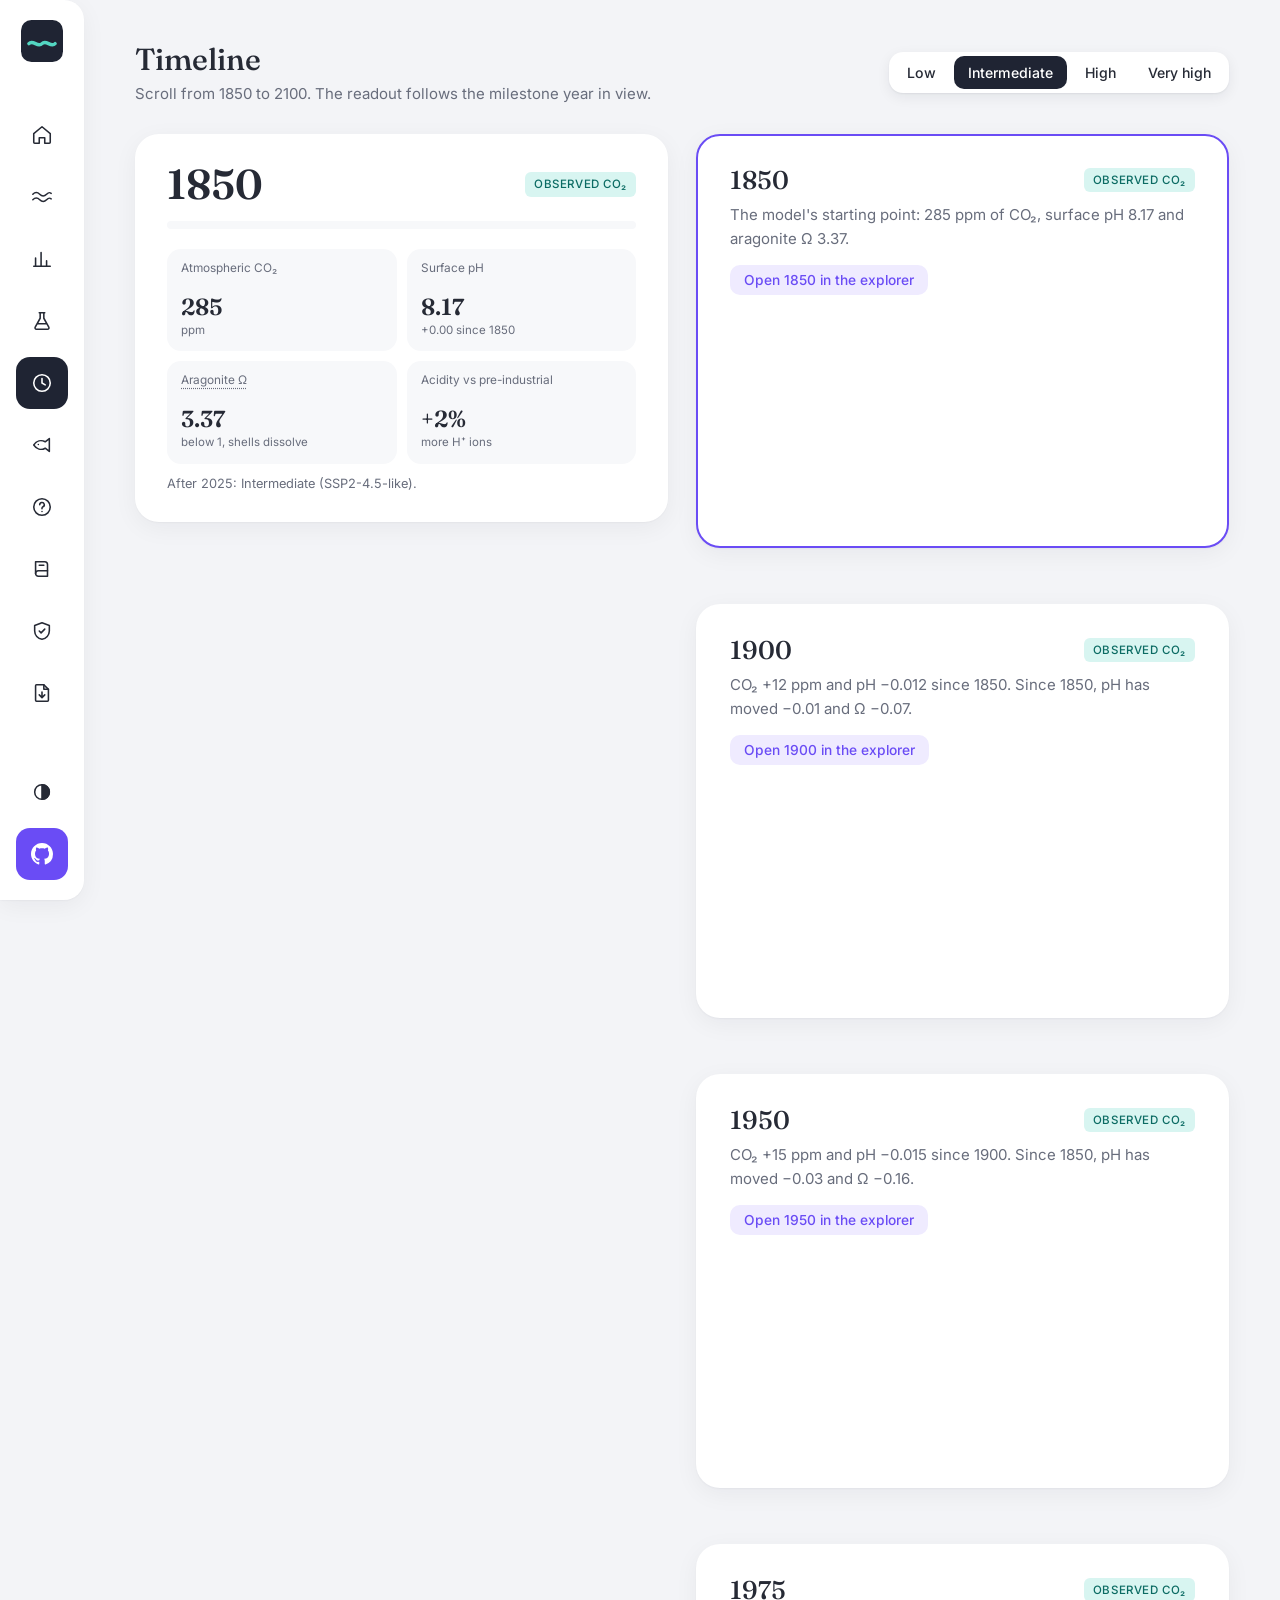
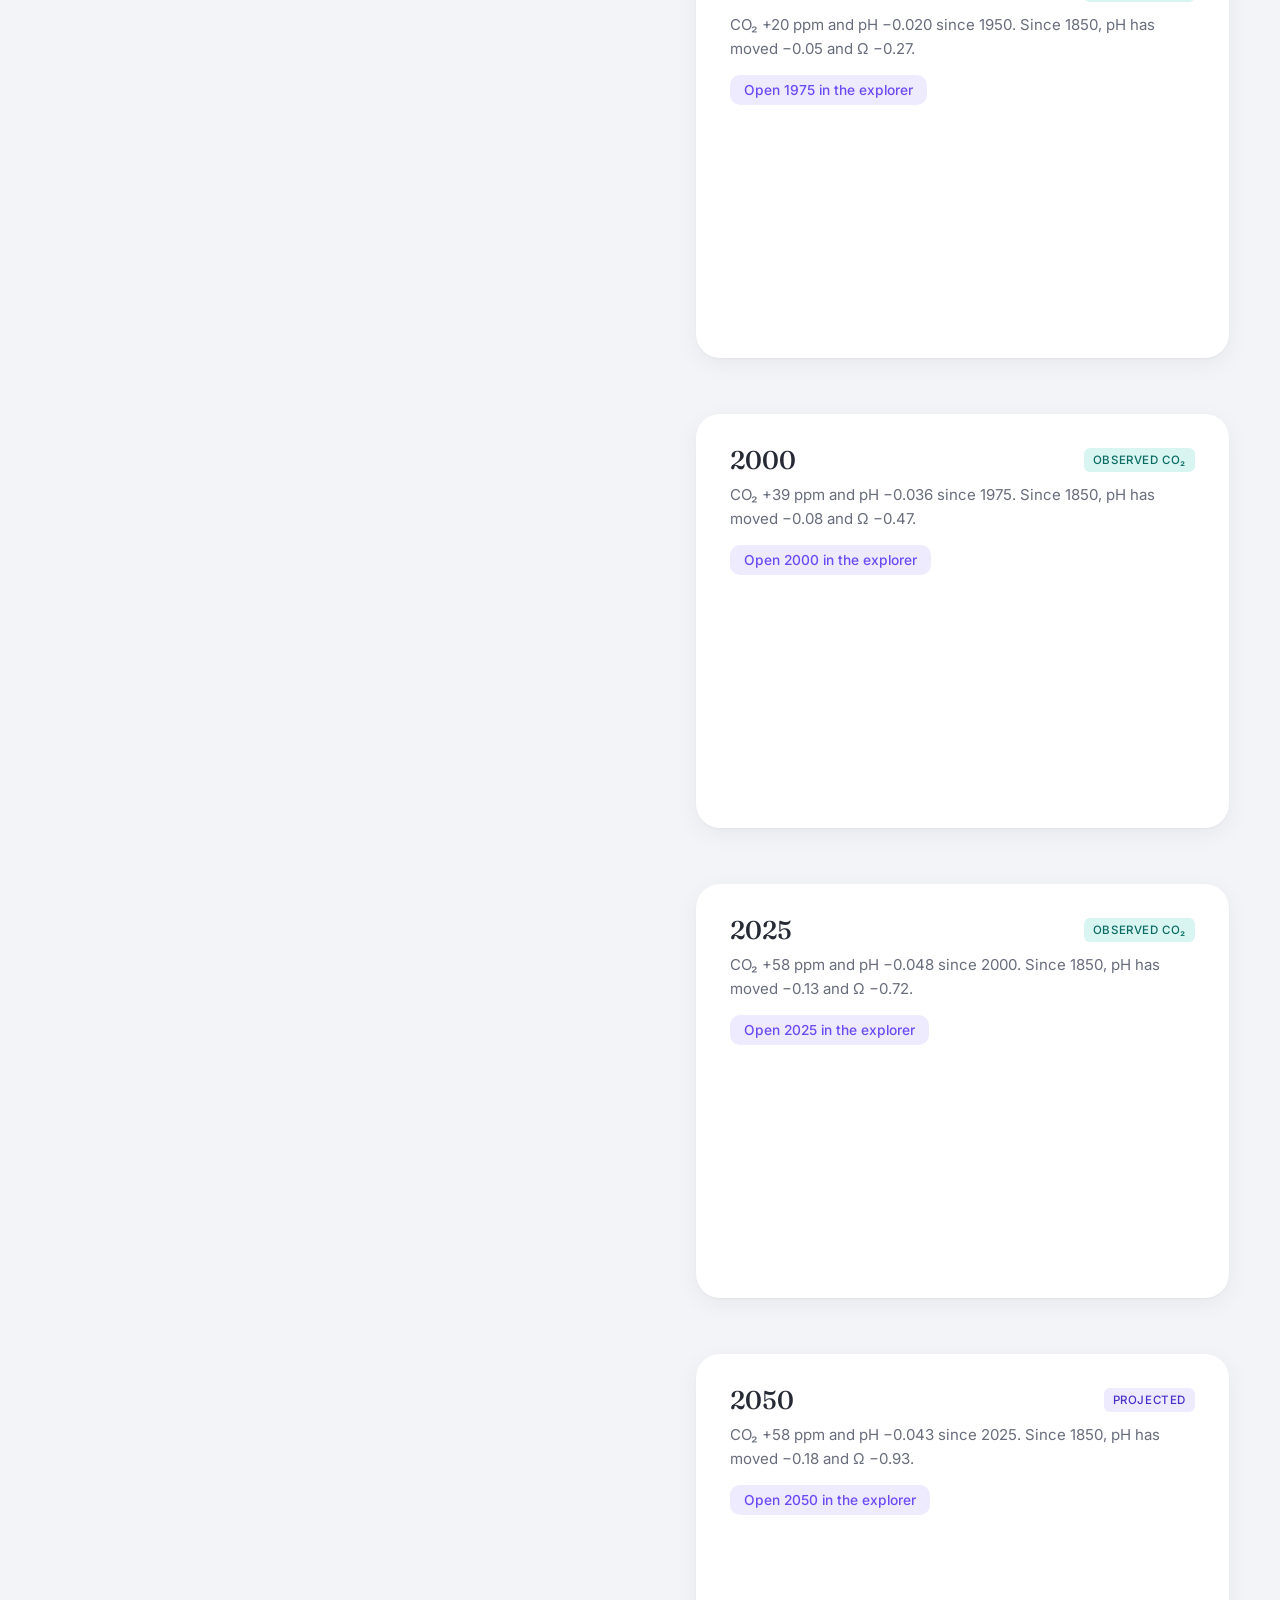
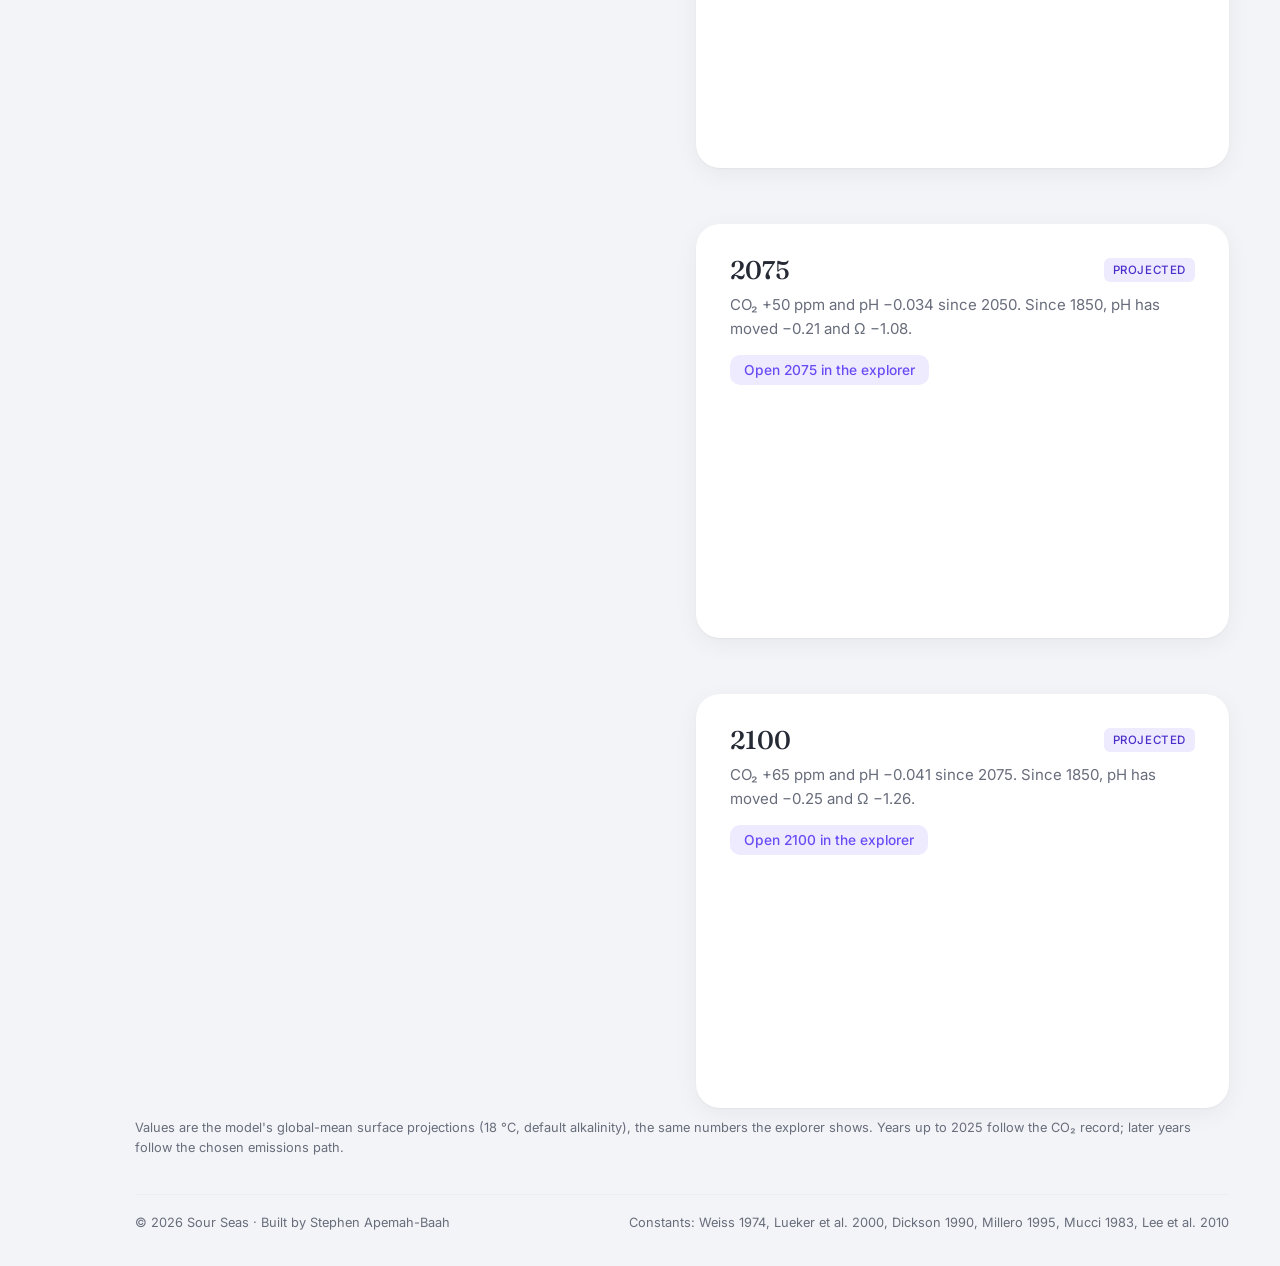
<file: timeline.html>
<!doctype html>
<html lang="en">
<head>
<meta charset="utf-8">
<meta name="viewport" content="width=device-width, initial-scale=1">
<title>Timeline — Sour Seas</title>
<meta name="description" content="Scroll from 1850 to 2100 and watch the Sour Seas model's surface pH and aragonite saturation change at each milestone year.">
<link rel="canonical" href="https://itzstephen167.github.io/ocean-acidification-predictor/timeline.html">
<!-- Link previews (Open Graph for most apps, Twitter card for X) -->
<meta property="og:type" content="website">
<meta property="og:site_name" content="Sour Seas">
<meta property="og:title" content="Timeline — Sour Seas">
<meta property="og:description" content="Scroll from 1850 to 2100 and watch the Sour Seas model's surface pH and aragonite saturation change at each milestone year.">
<meta property="og:url" content="https://itzstephen167.github.io/ocean-acidification-predictor/timeline.html">
<meta property="og:locale" content="en_GB">
<meta name="twitter:card" content="summary">
<meta name="twitter:title" content="Timeline — Sour Seas">
<meta name="twitter:description" content="Scroll from 1850 to 2100 and watch the Sour Seas model's surface pH and aragonite saturation change at each milestone year.">
<meta name="theme-color" content="#6a4cf5">
<meta name="color-scheme" content="light dark">
<script>try { var t = localStorage.getItem('sour-seas-theme'); if (t === 'light' || t === 'dark') document.documentElement.dataset.theme = t; } catch (e) {}</script>
<link rel="icon" href="data:image/svg+xml,%3Csvg xmlns='http://www.w3.org/2000/svg' viewBox='0 0 32 32'%3E%3Crect width='32' height='32' rx='8' fill='%231f2433'/%3E%3Cpath d='M6 18c3.3-3.3 6.7 3.3 10 0s6.7 3.3 10 0' stroke='%2353d6c2' stroke-width='2.6' fill='none' stroke-linecap='round'/%3E%3C/svg%3E">
<link rel="preconnect" href="https://fonts.googleapis.com">
<link rel="preconnect" href="https://fonts.gstatic.com" crossorigin>
<link href="https://fonts.googleapis.com/css2?family=Inter:wght@400;500;600&family=Fraunces:opsz,wght@9..144,500;9..144,600&family=JetBrains+Mono:wght@400&display=swap" rel="stylesheet">
<link rel="stylesheet" href="styles.css">
</head>
<body>

<a class="skip" href="#main">Skip to content</a>

<aside class="rail">
  <a class="rail-logo" href="index.html#overview" aria-label="Sour Seas home">
    <svg viewBox="0 0 32 32" aria-hidden="true"><rect width="32" height="32" rx="8"/><path d="M6 18c3.3-3.3 6.7 3.3 10 0s6.7 3.3 10 0"/></svg>
  </a>
  <nav class="rail-nav" id="nav" aria-label="Sections">
    <a href="index.html#overview" data-sec="overview" aria-label="Overview" title="Overview"><svg viewBox="0 0 24 24"><path d="M3 10.5 12 3l9 7.5V20a1 1 0 0 1-1 1h-5v-6H9v6H4a1 1 0 0 1-1-1z"/></svg></a>
    <a href="explore.html" data-sec="explore" aria-label="Explorer" title="Explorer"><svg viewBox="0 0 24 24"><path d="M2 9c2.5-2.5 5-2.5 7.5 0s5 2.5 7.5 0 3.5-2 5-1"/><path d="M2 15c2.5-2.5 5-2.5 7.5 0s5 2.5 7.5 0 3.5-2 5-1"/></svg></a>
    <a href="scenarios.html" data-sec="scenarios" aria-label="Scenarios" title="Scenarios"><svg viewBox="0 0 24 24"><path d="M5 20V11M11 20V5M17 20v-6M3 20h18"/></svg></a>
    <a href="chemistry.html" data-sec="chemistry" aria-label="Chemistry" title="Chemistry"><svg viewBox="0 0 24 24"><path d="M9 3h6M10 3v6L4.6 18.6A1.6 1.6 0 0 0 6 21h12a1.6 1.6 0 0 0 1.4-2.4L14 9V3M7 15h10"/></svg></a>
    <a href="timeline.html" data-sec="timeline" class="active" aria-label="Timeline" title="Timeline"><svg viewBox="0 0 24 24"><circle cx="12" cy="12" r="9"/><path d="M12 7v5l3.5 2"/></svg></a>
    <a href="life.html" data-sec="life" aria-label="Marine life" title="Marine life"><svg viewBox="0 0 24 24"><path d="M3 12c3-4.5 8-6 12.5-3.5L20 5v14l-4.5-3.5C11 18 6 16.5 3 12z"/><path d="M8 11.5h.01"/></svg></a>
    <a href="quiz.html" data-sec="quiz" aria-label="Quiz" title="Quiz"><svg viewBox="0 0 24 24"><circle cx="12" cy="12" r="9"/><path d="M9.5 9.5a2.5 2.5 0 1 1 3.5 2.3c-.6.3-1 .9-1 1.6v.6M12 17h.01"/></svg></a>
    <a href="glossary.html" data-sec="glossary" aria-label="Glossary" title="Glossary"><svg viewBox="0 0 24 24"><path d="M5 4h10a3 3 0 0 1 3 3v13H8a3 3 0 0 1-3-3z"/><path d="M5 17a3 3 0 0 1 3-3h10M9 8h5"/></svg></a>
    <a href="methods.html#limits" data-sec="limits" aria-label="Methods" title="Methods"><svg viewBox="0 0 24 24"><path d="M12 3l8 3v6c0 4.5-3.4 8.2-8 9-4.6-.8-8-4.5-8-9V6z"/><path d="M9 12l2 2 4-4"/></svg></a>
    <a href="methods.html#get" data-sec="get" aria-label="Download" title="Download"><svg viewBox="0 0 24 24"><path d="M14 3H6a1 1 0 0 0-1 1v16a1 1 0 0 0 1 1h12a1 1 0 0 0 1-1V8z"/><path d="M14 3v5h5M12 11v6M9 14l3 3 3-3"/></svg></a>
  </nav>
  <a class="rail-gh" href="https://github.com/itzstephen167/ocean-acidification-predictor" aria-label="View source on GitHub" title="View source on GitHub">
    <svg viewBox="0 0 16 16"><path d="M8 0C3.58 0 0 3.58 0 8c0 3.54 2.29 6.53 5.47 7.59.4.07.55-.17.55-.38 0-.19-.01-.82-.01-1.49-2.01.37-2.53-.49-2.69-.94-.09-.23-.48-.94-.82-1.13-.28-.15-.68-.52-.01-.53.63-.01 1.08.58 1.23.82.72 1.21 1.87.87 2.33.66.07-.52.28-.87.51-1.07-1.78-.2-3.64-.89-3.64-3.95 0-.87.31-1.59.82-2.15-.08-.2-.36-1.02.08-2.12 0 0 .67-.21 2.2.82.64-.18 1.32-.27 2-.27.68 0 1.36.09 2 .27 1.53-1.04 2.2-.82 2.2-.82.44 1.1.16 1.92.08 2.12.51.56.82 1.27.82 2.15 0 3.07-1.87 3.75-3.65 3.95.29.25.54.73.54 1.48 0 1.07-.01 1.93-.01 2.2 0 .21.15.46.55.38A8.013 8.013 0 0016 8c0-4.42-3.58-8-8-8z"/></svg>
  </a>
</aside>

<main id="main" tabindex="-1">

  <!-- TIMELINE -->
  <section id="timeline">
    <div class="page-head">
      <div>
        <h1>Timeline</h1>
        <p class="sub">Scroll from 1850 to 2100. The readout follows the milestone year in view.</p>
      </div>
      <div class="seg" role="radiogroup" aria-label="Emissions scenario" id="tlSeg">
        <button role="radio" data-s="low">Low</button>
        <button role="radio" data-s="intermediate" class="on">Intermediate</button>
        <button role="radio" data-s="high">High</button>
        <button role="radio" data-s="very_high">Very high</button>
      </div>
    </div>

    <div class="tl-stage">
      <div class="card tl-readout" aria-live="polite">
        <div class="tl-year-row"><span class="tl-year" id="tlYear">1850</span><span class="badge" id="tlPhase">Observed</span></div>
        <div class="tl-track" aria-hidden="true"><i id="tlFill"></i></div>
        <div class="stats">
          <div class="stat"><span class="k">Atmospheric CO₂</span><span class="v" id="tlCo2">–</span><span class="u">ppm</span></div>
          <div class="stat"><span class="k">Surface pH</span><span class="v" id="tlPh">–</span><span class="u" id="tlPhDelta"></span></div>
          <div class="stat"><span class="k"><a class="term" href="glossary.html#omega">Aragonite Ω</a></span><span class="v" id="tlOmega">–</span><span class="u">below 1, shells dissolve</span></div>
          <div class="stat"><span class="k">Acidity vs pre-industrial</span><span class="v" id="tlAcid">–</span><span class="u">more H⁺ ions</span></div>
        </div>
        <p class="note" id="tlScn"></p>
      </div>

      <ol class="tl-list" id="tlList"></ol>
    </div>
    <p class="note">Values are the model's global-mean surface projections (18 °C, default alkalinity), the same numbers the explorer shows. Years up to 2025 follow the CO₂ record; later years follow the chosen emissions path.</p>
  </section>

  <footer>
    <span>© 2026 Sour Seas · Built by Stephen Apemah-Baah</span>
    <span>Constants: Weiss 1974, Lueker et al. 2000, Dickson 1990, Millero 1995, Mucci 1983, Lee et al. 2010</span>
  </footer>
</main>

<script src="assets/data.js"></script>
<script src="assets/model.js"></script>
<script src="common.js"></script>
<script src="timeline.js"></script>
</body>
</html>
</file>
<file: styles.css>
:root {
  --canvas: #f3f4f7;
  --card: #fff;
  --ink: #262a35;
  --muted: #686d7c;
  --line: #eceef3;
  --surface: #f7f8fa;
  --dark: #1f2433;
  --purple: #6a4cf5;
  --purple-dark: #5537e6;
  --purple-soft: #efebff;
  --purple-text: #6a4cf5; /* purple used as text; lighter in dark mode for contrast */
  --teal: #13a89e;
  --gradient: linear-gradient(135deg, #5fb784 0%, #6f97a6 45%, #8a4fe5 100%);
  --shadow: 0 1px 2px rgba(16, 24, 40, .04), 0 6px 24px rgba(16, 24, 40, .05);
  --radius: 24px;
  --sans: "Inter", system-ui, -apple-system, "Segoe UI", sans-serif;
  --display: "Fraunces", Georgia, serif;
  --mono: "JetBrains Mono", ui-monospace, monospace;
  --lift: 0 1px 2px rgba(16,24,40,.06), 0 4px 14px rgba(16,24,40,.07);
  --field-line: #dcdee6; --track: #e3e5ec; --tick: #d5d7e0; --axis-mid: #b2b6c4;
  --badge-bg: #fbf2c0; --badge-ink: #6b5600; --teal-bg: #d8f5f1; --teal-ink: #0b6b63; --purple-ink: #4a2fc9; --soft-hover: #e3dcff;
  /* chart canvas colours, read by app.js */
  --chart-grid: #e4e6ec; --chart-text: #686d7c; --chart-ghost: #c9ccd6; --chart-split: #d5d8e2; --chart-split-text: #686d7c;
  --chart-cursor: rgba(31,36,51,.25); --chart-dot: #fff; --chart-tag: #1f2433;
  color-scheme: light;
}
/* Dark mode follows the system setting, unless the rail's theme switch has picked light or dark. */
@media (prefers-color-scheme: dark) {
  :root:not([data-theme="light"]) {
    --canvas: #12151c; --card: #1c202b; --ink: #e6e8ee; --muted: #9aa0ad; --line: #2a2f3c; --surface: #242936;
    --dark: #323a4f; --purple-soft: #2c2650; --purple-text: #a693ff;
    --shadow: 0 1px 2px rgba(0, 0, 0, .3), 0 6px 24px rgba(0, 0, 0, .25);
    --lift: 0 1px 2px rgba(0, 0, 0, .35), 0 4px 14px rgba(0, 0, 0, .3);
    --field-line: #3a4050; --track: #343a4a; --tick: #4a5164; --axis-mid: #5a6175;
    --badge-bg: #3d3514; --badge-ink: #f3d86b; --teal-bg: #12352f; --teal-ink: #7fdcd0; --purple-ink: #c2b4ff; --soft-hover: #383063;
    --chart-grid: #2f3442; --chart-text: #9aa0ad; --chart-ghost: #4a5164; --chart-split: #3a4050; --chart-split-text: #8f95a8;
    --chart-cursor: rgba(230,232,238,.25); --chart-dot: #1c202b; --chart-tag: #3a4258;
    color-scheme: dark;
  }
}
:root[data-theme="dark"] {
  --canvas: #12151c; --card: #1c202b; --ink: #e6e8ee; --muted: #9aa0ad; --line: #2a2f3c; --surface: #242936;
  --dark: #323a4f; --purple-soft: #2c2650; --purple-text: #a693ff;
  --shadow: 0 1px 2px rgba(0, 0, 0, .3), 0 6px 24px rgba(0, 0, 0, .25);
  --lift: 0 1px 2px rgba(0, 0, 0, .35), 0 4px 14px rgba(0, 0, 0, .3);
  --field-line: #3a4050; --track: #343a4a; --tick: #4a5164; --axis-mid: #5a6175;
  --badge-bg: #3d3514; --badge-ink: #f3d86b; --teal-bg: #12352f; --teal-ink: #7fdcd0; --purple-ink: #c2b4ff; --soft-hover: #383063;
  --chart-grid: #2f3442; --chart-text: #9aa0ad; --chart-ghost: #4a5164; --chart-split: #3a4050; --chart-split-text: #8f95a8;
  --chart-cursor: rgba(230,232,238,.25); --chart-dot: #1c202b; --chart-tag: #3a4258;
  color-scheme: dark;
}

* { box-sizing: border-box; }
html { scroll-behavior: smooth; scroll-padding-top: 24px; }
body { margin: 0; background: var(--canvas); color: var(--ink); font: 15px/1.6 var(--sans); -webkit-font-smoothing: antialiased; }
h1, h2, h3 { margin: 0; font-family: var(--display); font-weight: 500; line-height: 1.3; }
a { color: inherit; }
b { font-weight: 600; }
code { font-family: var(--mono); font-size: .84em; background: var(--surface); border: 1px solid var(--line); padding: .1em .4em; border-radius: 6px; }

/* ---------- rail ---------- */
.rail {
  position: fixed; left: 0; top: 0; bottom: 0; width: 84px; z-index: 20;
  background: var(--card); border-radius: 0 20px 20px 0; box-shadow: var(--shadow);
  display: flex; flex-direction: column; align-items: center; padding: 20px 0;
}
.rail-logo { width: 42px; height: 42px; display: block; }
.rail-logo svg { width: 100%; height: 100%; }
.rail-logo rect { fill: var(--dark); }
.rail-logo path { fill: none; stroke: #53d6c2; stroke-width: 2.6; stroke-linecap: round; }
.rail-nav { margin: auto 0; display: flex; flex-direction: column; gap: 10px; }
.rail-nav a, .rail-gh { width: 52px; height: 52px; border-radius: 14px; display: grid; place-items: center; color: var(--ink); transition: background .15s, color .15s; }
.rail-nav a:hover { background: var(--surface); }
.rail-nav a.active { background: var(--dark); color: #fff; }
.rail-nav svg { width: 22px; height: 22px; fill: none; stroke: currentColor; stroke-width: 1.7; stroke-linecap: round; stroke-linejoin: round; }
.rail-gh { background: var(--purple); color: #fff; }
.rail-gh:hover { background: var(--purple-dark); }
.rail-gh svg { width: 22px; height: 22px; fill: currentColor; }
.rail-theme { width: 52px; height: 52px; border-radius: 14px; display: grid; place-items: center; margin-bottom: 10px; border: 0; background: none; color: var(--ink); cursor: pointer; transition: background .15s; }
.rail-theme:hover { background: var(--surface); }
.rail-theme svg { width: 22px; height: 22px; fill: none; stroke: currentColor; stroke-width: 1.7; stroke-linecap: round; stroke-linejoin: round; }

/* Skip link: first thing keyboard users reach, hidden until focused */
.skip { position: absolute; left: 12px; top: -60px; z-index: 30; background: var(--dark); color: #fff; padding: 10px 16px; border-radius: 10px; font-weight: 500; text-decoration: none; }
.skip:focus { top: 12px; }

main { margin-left: 84px; padding: 40px clamp(16px, 4vw, 56px) 32px; max-width: 1340px; }
main > section + section { margin-top: 28px; }

@media (max-width: 860px) {
  .rail { position: sticky; top: 0; bottom: auto; width: 100%; height: 64px; flex-direction: row; border-radius: 0 0 18px 18px; padding: 0 12px; gap: 8px; }
  .rail-logo { width: 36px; height: 36px; flex: none; }
  /* The page links scroll sideways when they don't all fit, so the bar never pushes the page wider. */
  .rail-nav { margin: 0 auto; flex-direction: row; gap: 2px; min-width: 0; overflow-x: auto; scrollbar-width: none; }
  .rail-nav::-webkit-scrollbar { display: none; }
  .rail-nav a, .rail-gh, .rail-theme { width: 40px; height: 40px; border-radius: 11px; flex: none; }
  .rail-theme { margin: 0; }
  .rail-nav svg, .rail-gh svg, .rail-theme svg { width: 19px; height: 19px; }
  main { margin-left: 0; padding-top: 24px; }
}
@media (max-width: 380px) { .rail-nav a, .rail-gh, .rail-theme { width: 32px; } .rail { padding: 0 8px; gap: 4px; } }

/* ---------- page head ---------- */
.page-head { display: flex; justify-content: space-between; align-items: center; gap: 16px; flex-wrap: wrap; margin-bottom: 28px; }
h1 { font-size: clamp(1.5rem, 3vw, 1.9rem); }
.sub { margin: 2px 0 0; color: var(--muted); }

/* ---------- cards ---------- */
.card { background: var(--card); border-radius: var(--radius); box-shadow: var(--shadow); padding: 28px 32px; }
.card + .card, .card + .grid3, .grid3 + .card { margin-top: 28px; }
.card-head { display: flex; justify-content: space-between; align-items: center; gap: 14px; flex-wrap: wrap; margin-bottom: 4px; }
.card-head h2 { font-size: 1.2rem; }
.card-sub { color: var(--muted); margin: 6px 0 14px; max-width: 760px; }
.card-sub.flush { margin: 2px 0 0; font-size: .9rem; }
.note { font-size: .8rem; color: var(--muted); margin: 10px 0 0; }
kbd { font: 500 .74rem var(--sans); color: var(--ink); background: var(--card); border: 1px solid var(--field-line); border-bottom-width: 2px; border-radius: 6px; padding: 1px 6px; }
.body { margin: 12px 0 0; }
.grid3 { display: grid; grid-template-columns: repeat(3, minmax(0, 1fr)); gap: 28px; }
.grid3 .card { margin-top: 0; }
#overview .grid3, #chemistry .grid3 { margin-top: 28px; }
@media (max-width: 1080px) { .grid3 { grid-template-columns: 1fr 1fr; } }
@media (max-width: 720px) { .grid3 { grid-template-columns: 1fr; } .card { padding: 22px 20px; border-radius: 20px; } }

/* ---------- buttons & badges ---------- */
.btn { display: inline-flex; align-items: center; justify-content: center; gap: 8px; font: 500 .95rem var(--sans); padding: 11px 20px; border-radius: 12px; border: 0; cursor: pointer; text-decoration: none; white-space: nowrap; transition: background .15s, box-shadow .15s; color: var(--ink); background: var(--card); }
.btn svg { width: 20px; height: 20px; fill: none; stroke: currentColor; stroke-width: 1.8; stroke-linejoin: round; }
.btn.primary { background: var(--purple); color: #fff; }
.btn.primary:hover { background: var(--purple-dark); }
.btn.soft { background: var(--purple-soft); color: var(--purple-text); }
.btn.soft:hover { background: var(--soft-hover); }
.btn.wide { width: 100%; margin-top: 18px; color: var(--purple-text); box-shadow: var(--lift); }
.btn.wide:hover { box-shadow: 0 2px 4px rgba(16,24,40,.08), 0 8px 20px rgba(16,24,40,.09); }
.btn.small { padding: 7px 14px; font-size: .86rem; border-radius: 10px; }
.icon-btn { width: 44px; height: 44px; border-radius: 12px; background: var(--card); display: grid; place-items: center; color: var(--ink); box-shadow: var(--lift); }
.icon-btn svg { width: 20px; height: 20px; fill: none; stroke: currentColor; stroke-width: 1.8; stroke-linecap: round; stroke-linejoin: round; }
.btn:focus-visible, .icon-btn:focus-visible, .seg button:focus-visible, select:focus-visible, .rail a:focus-visible, summary:focus-visible, .skip:focus-visible { outline: 3px solid rgba(106,76,245,.35); outline-offset: 2px; }
.badge { display: inline-block; background: var(--badge-bg); color: var(--badge-ink); font-size: .72rem; font-weight: 500; letter-spacing: .05em; text-transform: uppercase; padding: 3px 9px; border-radius: 6px; white-space: nowrap; }
.badge.teal { background: var(--teal-bg); color: var(--teal-ink); }
.badge.purple { background: var(--purple-soft); color: var(--purple-ink); }

/* ---------- stepper ---------- */
.stepper { display: flex; align-items: center; padding: 8px 14px; border-radius: 14px; background: var(--card); box-shadow: var(--lift); }
.stepper-label { color: var(--muted); font-size: .86rem; margin-right: 12px; }
.step { width: 26px; height: 26px; border-radius: 50%; border: 2px solid var(--tick); display: grid; place-items: center; flex: none; }
.step.done { background: var(--purple); border-color: var(--purple); }
.step.done svg { width: 14px; height: 14px; fill: none; stroke: #fff; stroke-width: 2; stroke-linecap: round; stroke-linejoin: round; }
.step.current { border-color: var(--purple); }
.step.current::after { content: ""; width: 9px; height: 9px; border-radius: 50%; background: var(--purple); }
.stepper i { width: 18px; height: 2px; background: var(--purple); }
.stepper i.todo { background: var(--tick); }

/* ---------- rows ---------- */
.row { display: grid; grid-template-columns: 2fr 1fr 1fr auto; align-items: center; gap: 16px; padding: 16px 0; }
.row + .row { border-top: 1px solid var(--line); }
.row-name { font-weight: 500; font-size: 1.02rem; }
.row-name span { display: block; font-weight: 400; font-size: .86rem; color: var(--muted); }
.row-val { color: var(--muted); font-variant-numeric: tabular-nums; }
.row-val b { color: var(--ink); font-size: 1.15rem; }
.row-act { justify-self: end; }
.mono { font-family: var(--mono); font-size: .92rem; }
.mono span { font-family: var(--sans); }
.files .row { grid-template-columns: 3fr 1fr auto; }
.scn-row { grid-template-columns: 1.4fr 1.6fr 1fr .8fr auto; }
.drop { height: 8px; border-radius: 4px; background: var(--surface); overflow: hidden; }
.drop i { display: block; height: 100%; border-radius: 4px; background: var(--purple); }
@media (max-width: 720px) {
  .row, .files .row, .scn-row { grid-template-columns: 1fr auto; gap: 8px 12px; }
  .row-name, .drop { grid-column: 1 / -1; }
  .row-act { grid-column: 2; grid-row: 2; }
  .scn-row .row-act { grid-row: 3; }
}

/* ---------- overview cards ---------- */
.highlight { background: linear-gradient(160deg, rgba(14,40,62,.25) 0%, rgba(20,34,60,.78) 100%), url(assets/ocean.webp) center 30% / cover, var(--dark); color: #fff; }
.highlight h2 { font-size: 1.2rem; }
.highlight .big { font-family: var(--display); font-weight: 600; font-size: 3.2rem; line-height: 1.1; margin: 18px 0 8px; font-variant-numeric: tabular-nums; }
.highlight p { margin: 0; color: rgba(255,255,255,.92); }
.q { display: block; margin: 12px 0 12px; }
.select-wrap { position: relative; }
.select-wrap::after { content: ""; position: absolute; right: 18px; top: 50%; width: 7px; height: 7px; border-right: 2px solid var(--ink); border-bottom: 2px solid var(--ink); transform: translateY(-70%) rotate(45deg); pointer-events: none; }
select { width: 100%; appearance: none; font: 400 .95rem var(--sans); color: var(--ink); background: var(--card); border: 1px solid var(--field-line); border-radius: 12px; padding: 12px 40px 12px 16px; cursor: pointer; }
.answer { margin: 14px 0 0; padding: 12px 14px; background: var(--surface); border-radius: 12px; font-size: .9rem; }
.answer .btn { margin-top: 10px; }
.mini { display: grid; gap: 10px; margin-top: 14px; }
.mini-row { display: grid; grid-template-columns: 104px 1fr 40px; align-items: center; gap: 10px; font-size: .86rem; }
.mini-row .drop { height: 10px; border-radius: 5px; }
.mini-row b { text-align: right; font-variant-numeric: tabular-nums; }

/* ---------- explorer ---------- */
.seg { display: flex; flex-wrap: wrap; gap: 4px; padding: 4px; border-radius: 14px; background: var(--card); box-shadow: var(--lift); }
.seg button { font: 500 .88rem var(--sans); padding: 8px 14px; border-radius: 10px; border: 0; background: transparent; color: var(--ink); cursor: pointer; }
.seg button:hover { background: var(--surface); }
.seg button.on { background: var(--dark); color: #fff; }
.seg.small { padding: 3px; border-radius: 11px; }
.seg.small button { padding: 4px 11px; font-size: .8rem; border-radius: 8px; }
.stage { display: grid; grid-template-columns: minmax(0, .9fr) minmax(0, 1.1fr); gap: 32px; align-items: start; margin-top: 22px; }
@media (max-width: 980px) { .stage { grid-template-columns: 1fr; } }
.tank-wrap { position: relative; border-radius: 18px; overflow: hidden; aspect-ratio: 4 / 5; max-height: 640px; width: 100%; background: #0b2a3d; }
#tank { width: 100%; height: 100%; display: block; }
.tank-hud { position: absolute; top: 16px; left: 18px; right: 18px; display: flex; justify-content: space-between; color: #fff; pointer-events: none; text-shadow: 0 1px 8px rgba(0,0,0,.35); }
.hud-year { font: 500 1.5rem var(--display); font-variant-numeric: tabular-nums; }
.hud-ph { text-align: right; font: 600 2rem/1 var(--display); font-variant-numeric: tabular-nums; }
.hud-ph small { display: block; font: 500 .7rem var(--sans); opacity: .85; margin-top: 3px; }
.tank-status { position: absolute; bottom: 14px; left: 50%; transform: translateX(-50%); background: rgba(255,255,255,.95); color: #262a35; font-size: .8rem; font-weight: 500; padding: 5px 13px; border-radius: 999px; white-space: nowrap; }
.scrub { display: flex; align-items: center; gap: 14px; margin-top: 16px; }
.scrub label { font-weight: 500; font-size: .9rem; }
.scrub input { flex: 1; }

.stats { display: grid; grid-template-columns: repeat(4, 1fr); gap: 10px; margin-bottom: 22px; }
@media (max-width: 620px) { .stats { grid-template-columns: repeat(2, 1fr); } }
.stat { background: var(--surface); border-radius: 14px; padding: 12px 14px; display: flex; flex-direction: column; }
.stat .k { font-size: .74rem; color: var(--muted); line-height: 1.3; min-height: 2.6em; }
.stat .v { font: 600 1.45rem var(--display); font-variant-numeric: tabular-nums; }
.stat .u { font-size: .72rem; color: var(--muted); }
.changed { margin: -10px 0 22px; font-size: .9rem; min-height: 3.2em; }

.chart-block + .chart-block { margin-top: 18px; }
.chart-title { display: flex; justify-content: space-between; align-items: baseline; gap: 10px; flex-wrap: wrap; margin-bottom: 6px; }
.chart-title h3 { font-size: .98rem; }
.legend { font-size: .76rem; color: var(--muted); display: flex; align-items: center; gap: 6px; }
.sw { display: inline-block; width: 16px; height: 8px; border-radius: 2px; }
.sw.band { background: rgba(106,76,245,.2); }
.sw.ghost { background: var(--chart-ghost); height: 2px; margin-left: 8px; }
.sw.ref { height: 0; border-top: 2px dashed #e5484d; }
.btn.png-btn { margin-left: 6px; padding: 4px 10px; font-size: .76rem; border-radius: 8px; }
.chart { width: 100%; height: 250px; display: block; touch-action: pan-y; cursor: ew-resize; border-radius: 14px; background: var(--surface); }
.chart.short { height: 180px; }
.chart.tall { height: 340px; }
.pick-row { display: grid; grid-template-columns: 1fr 1fr; gap: 14px 20px; margin: 14px 0 22px; }
@media (max-width: 860px) { .pick-row { grid-template-columns: 1fr; } }
.pick-label { display: flex; align-items: center; gap: 8px; font-weight: 500; font-size: .9rem; margin-bottom: 8px; }
.sw.line-a { height: 0; border-top: 3px solid #6a4cf5; }
.sw.line-b { height: 0; border-top: 3px dashed #f2734f; }

/* Data-table fallback for the two canvas charts */
.data-table { margin-top: 14px; }
.data-table summary { cursor: pointer; font-weight: 500; font-size: .9rem; color: var(--purple-text); border-radius: 8px; width: fit-content; }
.table-wrap { max-height: 320px; overflow: auto; margin-top: 10px; border-radius: 14px; background: var(--surface); }
.data-table table { width: 100%; border-collapse: collapse; font-size: .84rem; font-variant-numeric: tabular-nums; }
.data-table caption { text-align: left; padding: 10px 14px 4px; color: var(--muted); font-size: .8rem; }
.data-table th, .data-table td { padding: 7px 14px; text-align: right; border-top: 1px solid var(--line); white-space: nowrap; }
.data-table th:first-child, .data-table td:first-child { text-align: left; }
.data-table thead th { position: sticky; top: 0; background: var(--surface); font-weight: 600; border-top: 0; }
.data-table tr.now td { background: var(--purple-soft); font-weight: 600; }

input[type=range] { -webkit-appearance: none; appearance: none; width: 100%; height: 6px; border-radius: 3px; background: var(--track); cursor: pointer; }
input[type=range]::-webkit-slider-thumb { -webkit-appearance: none; width: 18px; height: 18px; border-radius: 50%; background: var(--purple); border: 3px solid var(--card); box-shadow: 0 0 0 1px var(--purple); }
input[type=range]::-moz-range-thumb { width: 14px; height: 14px; border-radius: 50%; background: var(--purple); border: 3px solid var(--card); box-shadow: 0 0 0 1px var(--purple); }
input[type=range]:focus-visible { outline: 3px solid rgba(106,76,245,.35); outline-offset: 4px; }

.region-row { display: flex; flex-wrap: wrap; align-items: center; gap: 10px 18px; margin: 14px 0 22px; }
.region-note { flex: 1 1 260px; margin: 0; font-size: .88rem; color: var(--muted); }
.dials { display: grid; grid-template-columns: repeat(auto-fit, minmax(240px, 1fr)); gap: 20px 32px; margin-top: 8px; }
.dial label { display: flex; justify-content: space-between; font-size: .9rem; font-weight: 500; margin-bottom: 8px; }
.dial output { color: var(--purple-text); font-variant-numeric: tabular-nums; }

/* ---------- chemistry ---------- */
.pump-row { display: flex; flex-wrap: wrap; align-items: center; gap: 12px; margin: 16px 0 20px; }
.pump-scrub { flex: 1 1 240px; margin-top: 0; }
.btn:disabled { opacity: .5; cursor: not-allowed; }
.react-steps { list-style: none; counter-reset: react; margin: 0 0 22px; padding: 0; display: grid; grid-template-columns: repeat(3, minmax(0, 1fr)); gap: 10px; }
@media (max-width: 860px) { .react-steps { grid-template-columns: 1fr; } }
.react-steps li { counter-increment: react; background: var(--surface); border-radius: 14px; padding: 12px 14px; border: 2px solid transparent; transition: border-color .2s; }
.react-steps b { display: block; font-weight: 600; font-size: .92rem; margin-bottom: 2px; }
.react-steps b::before { content: counter(react) ". "; color: var(--muted); }
.react-steps span { display: block; font-size: .84rem; color: var(--muted); min-height: 1.3em; }
.react-steps li.now { border-color: var(--purple); }
.react-steps li.done b::before { color: var(--purple-text); }
.species-title { margin-bottom: 10px; }
.steps-head { margin: 28px 0 0; }
.species { display: grid; gap: 14px; margin-top: 6px; }
.sp { display: grid; grid-template-columns: 170px 1fr 80px; gap: 16px; align-items: center; }
.sp .nm { font-weight: 500; line-height: 1.3; }
.sp .nm small { display: block; font-weight: 400; font-size: .76rem; color: var(--muted); }
.axis { position: relative; height: 24px; border-radius: 8px; background: var(--surface); }
.axis::before { content: ""; position: absolute; left: 50%; top: -3px; bottom: -3px; width: 1px; background: var(--axis-mid); }
.axis i { position: absolute; top: 5px; bottom: 5px; border-radius: 4px; transition: left .2s, width .2s; }
.sp .val { text-align: right; font-weight: 600; font-variant-numeric: tabular-nums; }
@media (max-width: 620px) { .sp { grid-template-columns: 1fr 70px; gap: 6px 12px; } .axis { grid-column: 1 / -1; grid-row: 2; } }
.step-card .num { display: grid; place-items: center; width: 34px; height: 34px; border-radius: 10px; background: var(--dark); color: #fff; font-weight: 600; margin-bottom: 14px; }
.step-card h3 { font-size: 1.05rem; margin-bottom: 6px; }
.step-card p { margin: 0; color: var(--muted); font-size: .92rem; }

/* ---------- timeline ---------- */
.tl-stage { display: grid; grid-template-columns: minmax(0, 1fr) minmax(0, 1fr); gap: 28px; align-items: start; }
.tl-readout { position: sticky; top: 24px; }
.tl-year-row { display: flex; justify-content: space-between; align-items: center; gap: 12px; }
.tl-year { font: 600 2.6rem/1.1 var(--display); font-variant-numeric: tabular-nums; }
.tl-track { height: 8px; border-radius: 4px; background: var(--surface); overflow: hidden; margin: 14px 0 20px; }
.tl-track i { display: block; height: 100%; border-radius: 4px; background: var(--purple); transition: width .3s; }
.tl-readout .stats { grid-template-columns: repeat(2, 1fr); margin-bottom: 0; }
.tl-list { list-style: none; margin: 0; padding: 0; display: grid; gap: 28px; }
.tl-item { min-height: 46vh; border: 2px solid transparent; transition: border-color .2s; cursor: pointer; }
.tl-item.now { border-color: var(--purple); }
.tl-item .card-head h2 { font-size: 1.6rem; }
@media (max-width: 860px) {
  .tl-stage { grid-template-columns: 1fr; gap: 20px; }
  .tl-readout { top: 72px; z-index: 5; padding: 16px 18px; }
  .tl-year { font-size: 1.8rem; }
  .tl-track { margin: 10px 0 12px; }
  .tl-readout .stats { grid-template-columns: repeat(4, 1fr); gap: 6px; }
  .tl-readout .stat { padding: 8px 10px; }
  .tl-readout .stat .k { min-height: 0; font-size: .68rem; }
  .tl-readout .stat .u, .tl-readout .note { display: none; }
  .tl-item { min-height: 36vh; }
}

/* ---------- limits ---------- */
#limits .card-head h2 { font-size: 1.08rem; }
/* sensor-detection calculator */
.detect { display: grid; gap: 14px; margin-top: 16px; padding-top: 16px; border-top: 1px solid var(--line); }
.detect select { padding: 9px 40px 9px 14px; font-size: .9rem; }
.detect-out { margin: 0; font-size: .86rem; color: var(--muted); }
.detect-out .big-sm { display: block; font: 600 1.6rem/1.2 var(--display); color: var(--ink); font-variant-numeric: tabular-nums; }
.list { margin: 14px 0 0; padding-left: 18px; display: grid; gap: 10px; font-size: .92rem; }

/* ---------- code & footer ---------- */
.code { margin: 20px 0 0; padding: 18px 20px; background: var(--dark); color: #e3e6f2; border-radius: 16px; overflow-x: auto; font: .82rem/1.7 var(--mono); }
.code code { background: none; border: 0; padding: 0; color: inherit; }
footer { margin-top: 36px; padding-top: 18px; border-top: 1px solid var(--line); display: flex; justify-content: space-between; gap: 12px; flex-wrap: wrap; color: var(--muted); font-size: .8rem; }

@media (prefers-reduced-motion: reduce) { html { scroll-behavior: auto; } * { transition: none !important; } }
/* ---------- quiz ---------- */
.qz-stage { margin-top: 0; }
.qz-steps { grid-template-columns: 1fr; }
.qz-stats { margin: 0 0 18px; }

/* glossary */
a.term { text-decoration: underline dotted; text-underline-offset: 3px; }
a.term:hover { text-decoration-style: solid; }
dd a.term { color: var(--purple-text); white-space: nowrap; }
.gloss-find { display: grid; gap: 6px; max-width: 320px; margin-top: 14px; font-size: .86rem; font-weight: 500; }
.gloss-find input { font: inherit; font-weight: 400; color: var(--ink); background: var(--surface); border: 1px solid var(--line); border-radius: 12px; padding: 9px 12px; }
.gloss { margin: 14px 0 0; }
.gloss-item { padding: 16px 12px; margin: 0 -12px; border-radius: 12px; scroll-margin-top: 24px; }
.gloss-item + .gloss-item { border-top: 1px solid var(--line); }
.gloss-item.target { background: var(--purple-soft); border-top-color: transparent; }
.gloss dt { font-weight: 600; font-size: 1.02rem; display: flex; align-items: center; gap: 10px; flex-wrap: wrap; }
.gloss dd { margin: 6px 0 0; max-width: 760px; font-size: .94rem; }

/* ---------- print ---------- */
/* Paper is always light: restate the light palette so a dark-mode screen still prints dark ink on white. */
@media print {
  :root {
    --canvas: #fff; --card: #fff; --ink: #262a35; --muted: #686d7c; --line: #eceef3; --surface: #f7f8fa;
    --dark: #1f2433; --purple-soft: #efebff; --purple-text: #6a4cf5; --shadow: none; --lift: none;
    --field-line: #dcdee6; --track: #e3e5ec; --tick: #d5d7e0; --axis-mid: #b2b6c4;
    --badge-bg: #fbf2c0; --badge-ink: #6b5600; --teal-bg: #d8f5f1; --teal-ink: #0b6b63; --purple-ink: #4a2fc9;
    --chart-grid: #e4e6ec; --chart-text: #686d7c; --chart-ghost: #c9ccd6; --chart-split: #d5d8e2; --chart-split-text: #686d7c;
    --chart-cursor: rgba(31,36,51,.25); --chart-dot: #fff; --chart-tag: #1f2433;
    color-scheme: light;
  }
  @page { margin: 14mm; }
  /* Keep bars, badges and chart backgrounds, which browsers drop from print by default. */
  * { -webkit-print-color-adjust: exact; print-color-adjust: exact; }
  body { font-size: 11pt; }

  /* Navigation and controls do nothing on paper. */
  .rail, .skip, .btn, .icon-btn, .scrub, .gloss-find, .no-print, input[type=range] { display: none !important; }
  /* Segmented pickers shrink to a label for the option that is switched on. */
  .seg { padding: 0; background: none; }
  .seg button:not(.on) { display: none; }
  .seg button.on { padding: 4px 12px; }
  .select-wrap::after { display: none; }

  main { margin: 0; padding: 0; max-width: none; }
  .page-head { margin-bottom: 16px; }
  .card { border: 1px solid var(--field-line); padding: 18px 20px; border-radius: 14px; }
  .card + .card, .card + .grid3, .grid3 + .card, main > section + section { margin-top: 16px; }
  .grid3, .tl-list { gap: 16px; }
  .card, .stat, .row, .chart-block, .tank-wrap, .sp, .react-steps li, .gloss-item, .data-table tr { break-inside: avoid; }
  h1, h2, h3, .card-head, .chart-title { break-after: avoid; }

  /* Charts keep the shape they were drawn at instead of stretching to the page. */
  .chart, .chart.short, .chart.tall { height: auto; }
  .tank-wrap { max-width: 300px; margin: 0 auto; }
  #tank { object-fit: cover; }

  /* An open data table prints in full with its header repeated on each page; a closed one is left out. */
  .data-table:not([open]), .data-table summary { display: none; }
  .table-wrap { max-height: none; overflow: visible; background: none; }
  .data-table thead { display: table-header-group; }
  .data-table thead th { position: static; }
  .data-table th, .data-table td { padding: 4px 10px; }

  .tl-readout { position: static; }
  .tl-item { min-height: 0; }
  .code { white-space: pre-wrap; overflow: visible; }
  a.term { text-decoration: none; }
  footer { margin-top: 20px; }
}

/* ---------- marine life ---------- */
.life-scale { position: relative; margin: 8px 0 44px; }
.life-bar { height: 12px; border-radius: 6px; background: var(--surface); overflow: hidden; }
.life-bar i { display: block; height: 100%; border-radius: 6px; background: var(--purple); transition: width .3s; }
.life-tick { position: absolute; top: -4px; height: 20px; border-left: 2px dashed var(--muted); }
.life-tick span { position: absolute; top: 24px; left: 0; transform: translateX(-50%); font-size: .72rem; color: var(--muted); white-space: nowrap; }
#lifeCards { margin-top: 28px; }
.life-card .card-sub { margin-bottom: 10px; }
.life-card .life-when { font-weight: 500; margin: 0; }
</file>
